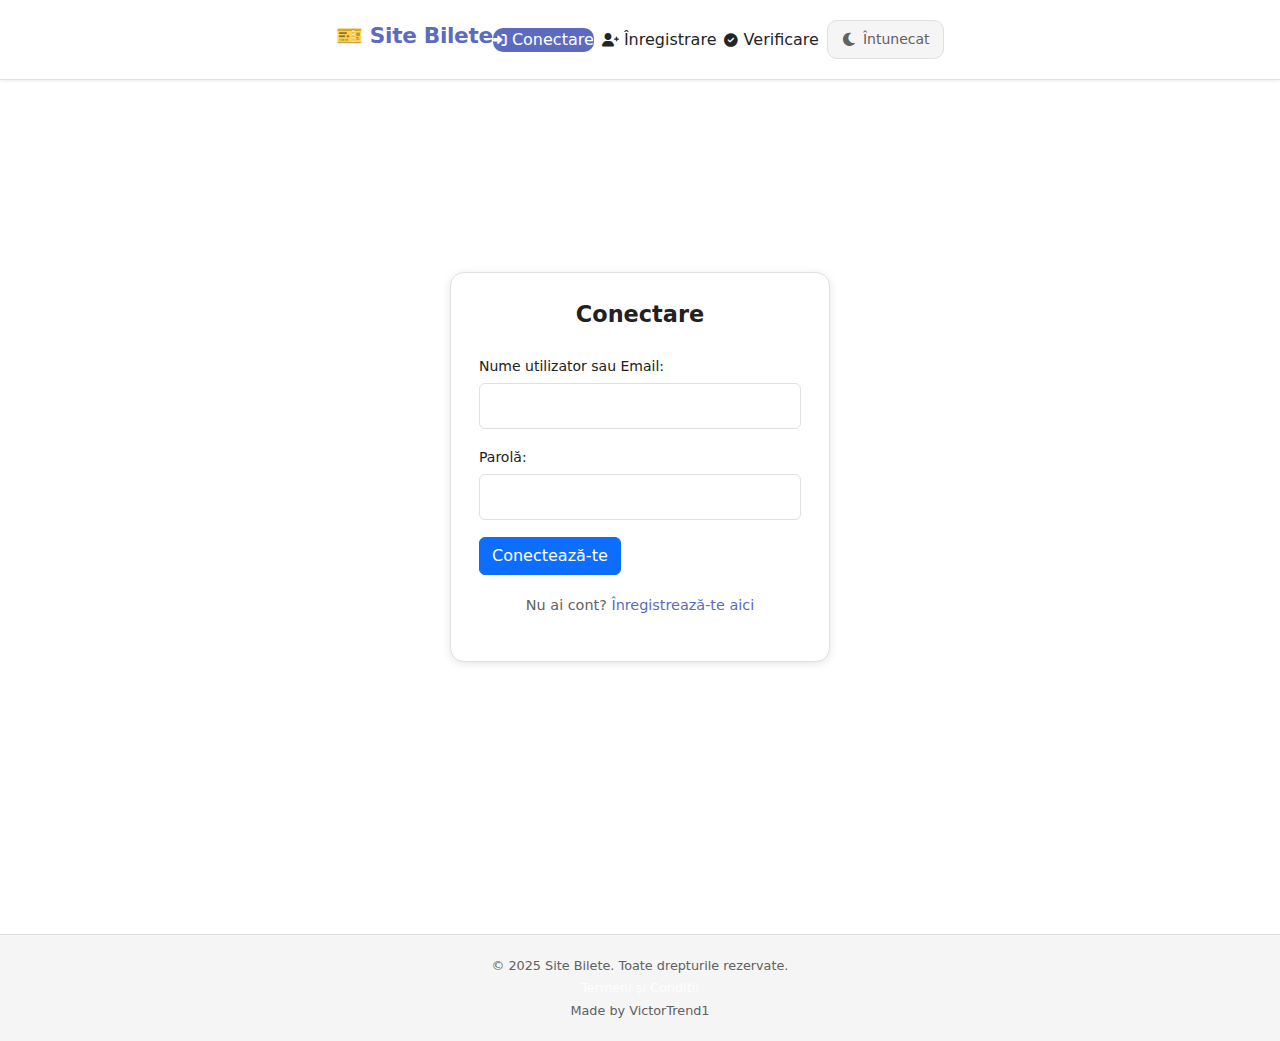
<file: index.html>
<!DOCTYPE html>
<html lang="ro">
<head>
    <meta charset="UTF-8">
    <meta name="viewport" content="width=device-width, initial-scale=1.0">
    <title>Site Bilete - Redirecting...</title>
    <link rel="stylesheet" href="https://cdn.jsdelivr.net/npm/bootstrap@5.3.3/dist/css/bootstrap.min.css">
    <script>
        // Redirect to dashboard
        window.location.href = 'dashboard.html';
    </script>
</head>
<body>
    <div style="text-align: center; padding: 50px; font-family: Arial, sans-serif;">
        <h2>Redirecting to Dashboard...</h2>
        <p>If you are not redirected automatically, <a href="dashboard.html">click here</a>.</p>
    </div>
</body>
</html>
</file>
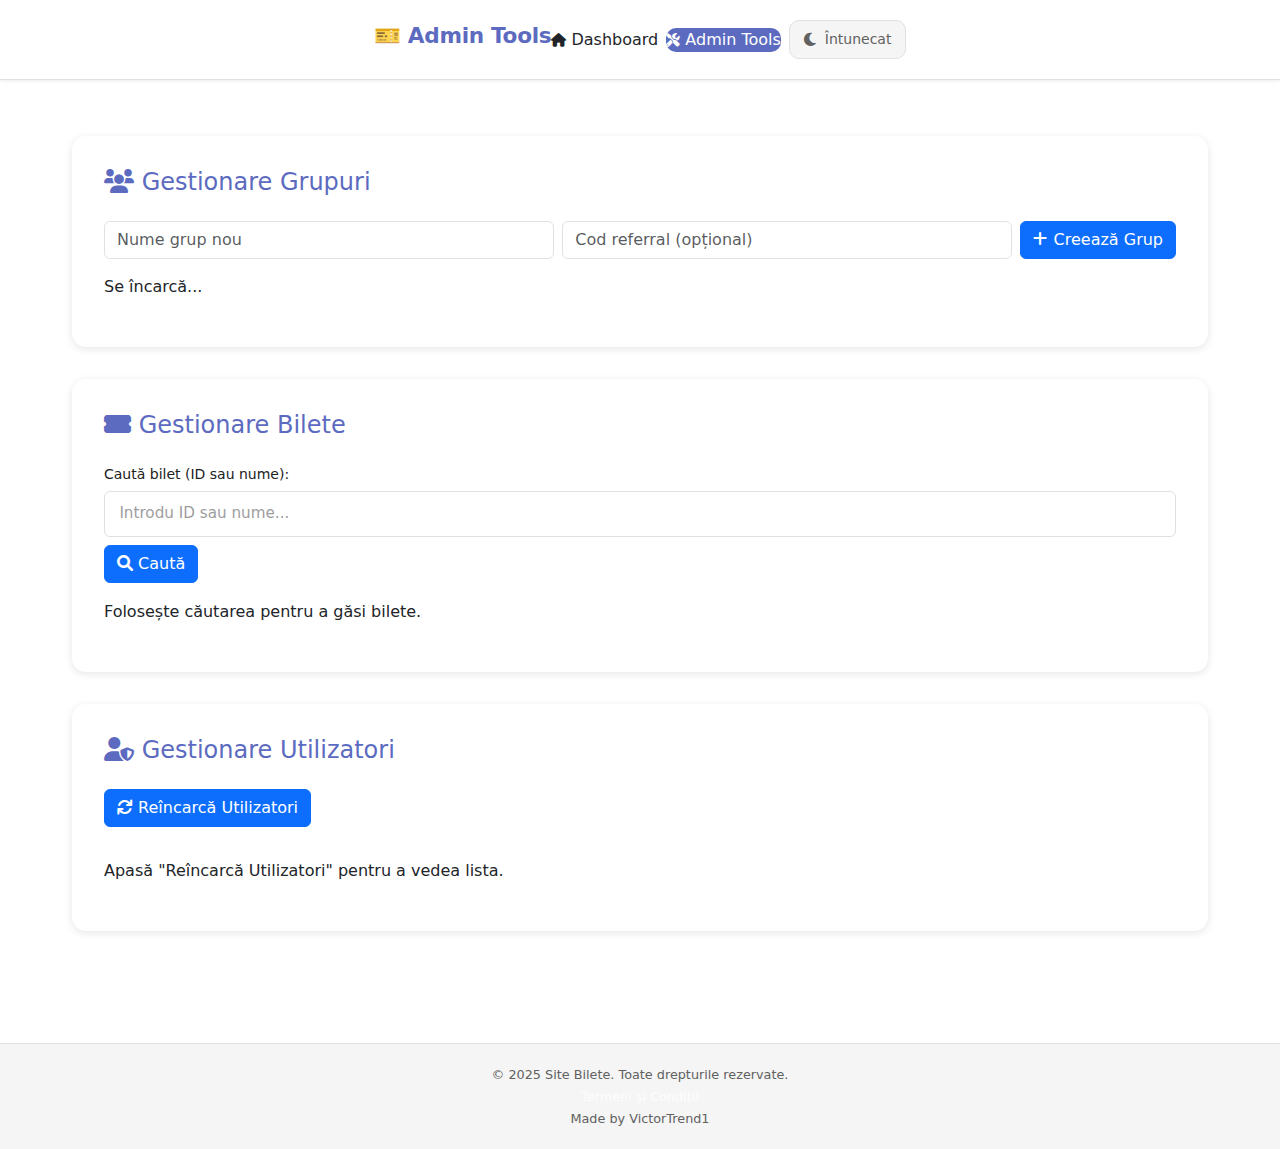
<file: admin-tools.html>
<!DOCTYPE html>
<html lang="ro">
<head>
    <meta charset="UTF-8">
    <meta name="viewport" content="width=device-width, initial-scale=1.0">
    <title>Admin Tools - Site Bilete</title>
    <link rel="stylesheet" href="styles.css">
    <link rel="stylesheet" href="https://cdn.jsdelivr.net/npm/bootstrap@5.3.3/dist/css/bootstrap.min.css">
    <link href="https://cdnjs.cloudflare.com/ajax/libs/font-awesome/6.0.0/css/all.min.css" rel="stylesheet">
    <style>
        .admin-container {
            max-width: 1200px;
            margin: 0 auto;
            padding: 2rem;
        }
        
        .admin-section {
            background: var(--bg-card);
            border-radius: var(--radius-lg);
            padding: 2rem;
            margin-bottom: 2rem;
            box-shadow: var(--shadow-md);
        }
        
        .admin-section h2 {
            color: var(--primary-color);
            margin-bottom: 1.5rem;
            font-size: 1.5rem;
        }
        
        .group-list, .ticket-list {
            display: grid;
            gap: 1rem;
            margin-top: 1rem;
        }
        
        .group-item, .ticket-item {
            background: var(--bg-secondary);
            border: 1px solid var(--border-color);
            border-radius: var(--radius-md);
            padding: 1rem;
            display: flex;
            justify-content: space-between;
            align-items: center;
        }
        
        .group-item.inactive, .ticket-item.inactive {
            opacity: 0.6;
            background: rgba(239, 68, 68, 0.1);
        }
        
        .status-badge {
            padding: 0.25rem 0.75rem;
            border-radius: 999px;
            font-size: 0.875rem;
            font-weight: 600;
        }
        
        .status-badge.active {
            background: rgba(16, 185, 129, 0.1);
            color: var(--success-color);
        }
        
        .status-badge.inactive {
            background: rgba(239, 68, 68, 0.1);
            color: var(--danger-color);
        }
        
        .form-inline {
            display: flex;
            gap: 0.5rem;
            margin-top: 1rem;
        }
        
        .form-inline input {
            flex: 1;
        }
    </style>
</head>
<body>
    <nav class="navbar">
        <div class="nav-container">
            <h1 class="nav-logo">🎫 Admin Tools</h1>
            <div class="nav-menu">
                <a href="dashboard.html" class="nav-link">
                    <i class="fas fa-home"></i>
                    <span>Dashboard</span>
                </a>
                <a href="admin-tools.html" class="nav-link active">
                    <i class="fas fa-tools"></i>
                    <span>Admin Tools</span>
                </a>
                <button class="theme-toggle" id="theme-toggle">
                    <i class="fas fa-moon"></i>
                    <span>Întunecat</span>
                </button>
                <button class="logout-btn" id="logout-btn">
                    <i class="fas fa-sign-out-alt"></i>
                    <span>Deconectare</span>
                </button>
            </div>
        </div>
    </nav>

    <main class="main-content">
        <div class="admin-container">
            <div class="admin-section">
                <h2><i class="fas fa-users"></i> Gestionare Grupuri</h2>
                
                <div class="form-inline">
                    <input type="text" id="new-group-name" placeholder="Nume grup nou" class="form-control">
                    <input type="text" id="new-group-code" placeholder="Cod referral (opțional)" class="form-control">
                    <button class="btn btn-primary" onclick="createGroup()">
                        <i class="fas fa-plus"></i> Creează Grup
                    </button>
                </div>
                
                <div id="groups-list" class="group-list">
                    <p>Se încarcă...</p>
                </div>
            </div>

            <div class="admin-section">
                <h2><i class="fas fa-ticket-alt"></i> Gestionare Bilete</h2>
                
                <div class="form-group">
                    <label for="ticket-search">Caută bilet (ID sau nume):</label>
                    <input type="text" id="ticket-search" class="form-control" placeholder="Introdu ID sau nume...">
                    <button class="btn btn-primary mt-2" onclick="searchTicket()">
                        <i class="fas fa-search"></i> Caută
                    </button>
                </div>
                
                <div id="tickets-list" class="ticket-list">
                    <p>Folosește căutarea pentru a găsi bilete.</p>
                </div>
            </div>

            <div class="admin-section">
                <h2><i class="fas fa-user-shield"></i> Gestionare Utilizatori</h2>
                
                <button class="btn btn-primary mb-3" onclick="loadUsers()">
                    <i class="fas fa-sync"></i> Reîncarcă Utilizatori
                </button>
                
                <div id="users-list" class="group-list">
                    <p>Apasă "Reîncarcă Utilizatori" pentru a vedea lista.</p>
                </div>
            </div>
        </div>
    </main>

    <footer class="footer">
        <p>&copy; 2025 Site Bilete. Toate drepturile rezervate.</p>
        <p><a href="termeni.html" style="color: rgba(255, 255, 255, 0.9); text-decoration: none;">Termeni și Condiții</a></p>
        <p>Made by VictorTrend1</p>
    </footer>

    <script src="script.js"></script>
    <script>
        // Wait for script.js to fully load
        document.addEventListener('DOMContentLoaded', function() {
            // Setup theme toggle button
            const themeToggle = document.getElementById('theme-toggle');
            if (themeToggle && typeof toggleTheme === 'function') {
                themeToggle.addEventListener('click', toggleTheme);
            }
            
            // Check if user is Administrator
            if (typeof getUser === 'function') {
                const user = getUser();
                if (!user || user.group !== 'Administrator') {
                    if (typeof showError === 'function') {
                        showError('Acces restricționat. Doar utilizatorii Administrator pot accesa această pagină.');
                    }
                    setTimeout(() => {
                        window.location.href = 'dashboard.html';
                    }, 2000);
                    return;
                }
                
                loadGroups();
            } else {
                console.error('getUser function not available');
            }
        });
        
        async function loadGroups() {
            try {
                if (typeof getToken !== 'function') {
                    console.error('getToken function not available');
                    return;
                }
                const token = getToken();
                const response = await fetch(`${API_BASE_URL}/admin/groups`, {
                    headers: {
                        'Authorization': `Bearer ${token}`
                    }
                });
                
                if (!response.ok) {
                    throw new Error('Failed to load groups');
                }
                
                const data = await response.json();
                displayGroups(data.groups);
            } catch (error) {
                console.error('Error loading groups:', error);
                if (typeof showError === 'function') {
                    showError('Eroare la încărcarea grupurilor');
                }
            }
        }
        
        function displayGroups(groups) {
            const container = document.getElementById('groups-list');
            if (!groups || groups.length === 0) {
                container.innerHTML = '<p>Nu există grupuri.</p>';
                return;
            }
            
            container.innerHTML = groups.map(group => `
                <div class="group-item ${group.active ? '' : 'inactive'}">
                    <div>
                        <strong>${group.name}</strong>
                        ${group.referral_code ? `<br><small>Cod: ${group.referral_code}</small>` : ''}
                    </div>
                    <div style="display: flex; gap: 0.5rem; align-items: center;">
                        <span class="status-badge ${group.active ? 'active' : 'inactive'}">
                            ${group.active ? '✓ Activ' : '✗ Dezactivat'}
                        </span>
                        <button class="btn btn-sm ${group.active ? 'btn-danger' : 'btn-success'}" 
                                onclick="toggleGroupStatus('${group.name}', ${!group.active})">
                            ${group.active ? '<i class="fas fa-ban"></i> Dezactivează' : '<i class="fas fa-check"></i> Activează'}
                        </button>
                    </div>
                </div>
            `).join('');
        }
        
        async function createGroup() {
            const name = document.getElementById('new-group-name').value.trim();
            const code = document.getElementById('new-group-code').value.trim();
            
            if (!name) {
                if (typeof showError === 'function') {
                    showError('Introdu numele grupului');
                }
                return;
            }
            
            try {
                if (typeof getToken !== 'function') {
                    console.error('getToken function not available');
                    return;
                }
                const token = getToken();
                const response = await fetch(`${API_BASE_URL}/admin/groups`, {
                    method: 'POST',
                    headers: {
                        'Authorization': `Bearer ${token}`,
                        'Content-Type': 'application/json'
                    },
                    body: JSON.stringify({ name, referral_code: code || undefined })
                });
                
                const data = await response.json();
                
                if (!response.ok) {
                    throw new Error(data.error || 'Failed to create group');
                }
                
                if (typeof showSuccess === 'function') {
                    showSuccess('Grup creat cu succes!');
                }
                document.getElementById('new-group-name').value = '';
                document.getElementById('new-group-code').value = '';
                loadGroups();
            } catch (error) {
                console.error('Error creating group:', error);
                if (typeof showError === 'function') {
                    showError(error.message || 'Eroare la crearea grupului');
                }
            }
        }
        
        async function toggleGroupStatus(groupName, active) {
            try {
                if (typeof getToken !== 'function') {
                    console.error('getToken function not available');
                    return;
                }
                const token = getToken();
                const response = await fetch(`${API_BASE_URL}/admin/groups/${encodeURIComponent(groupName)}/status`, {
                    method: 'PUT',
                    headers: {
                        'Authorization': `Bearer ${token}`,
                        'Content-Type': 'application/json'
                    },
                    body: JSON.stringify({ active })
                });
                
                const data = await response.json();
                
                if (!response.ok) {
                    throw new Error(data.error || 'Failed to update group status');
                }
                
                if (typeof showSuccess === 'function') {
                    showSuccess(`Grup ${active ? 'activat' : 'dezactivat'} cu succes!`);
                }
                loadGroups();
            } catch (error) {
                console.error('Error updating group status:', error);
                if (typeof showError === 'function') {
                    showError(error.message || 'Eroare la actualizarea statusului grupului');
                }
            }
        }
        
        async function searchTicket() {
            const search = document.getElementById('ticket-search').value.trim();
            if (!search) {
                if (typeof showError === 'function') {
                    showError('Introdu ID sau nume bilet');
                }
                return;
            }
            
            try {
                if (typeof getToken !== 'function') {
                    console.error('getToken function not available');
                    return;
                }
                const token = getToken();
                // Try to find by ID first, then by name
                let response = await fetch(`${API_BASE_URL}/admin/tickets`, {
                    headers: {
                        'Authorization': `Bearer ${token}`
                    }
                });
                
                if (!response.ok) {
                    throw new Error('Failed to load tickets');
                }
                
                const data = await response.json();
                const tickets = data.tickets || [];
                
                // Filter tickets
                const filtered = tickets.filter(t => 
                    t._id === search || 
                    t.nume.toLowerCase().includes(search.toLowerCase())
                );
                
                if (filtered.length === 0) {
                    document.getElementById('tickets-list').innerHTML = '<p>Nu s-au găsit bilete.</p>';
                    return;
                }
                
                displayTickets(filtered.slice(0, 20)); // Show max 20 results
            } catch (error) {
                console.error('Error searching tickets:', error);
                if (typeof showError === 'function') {
                    showError('Eroare la căutarea biletelor');
                }
            }
        }
        
        function displayTickets(tickets) {
            const container = document.getElementById('tickets-list');
            container.innerHTML = tickets.map(ticket => `
                <div class="ticket-item ${ticket.active !== false ? '' : 'inactive'}">
                    <div>
                        <strong>${ticket.nume}</strong>
                        <br><small>${ticket.telefon} | ${ticket.tip_bilet} | ${ticket.group}</small>
                        <br><small>ID: ${ticket._id}</small>
                    </div>
                    <div style="display: flex; gap: 0.5rem; align-items: center;">
                        <span class="status-badge ${ticket.active !== false ? 'active' : 'inactive'}">
                            ${ticket.active !== false ? '✓ Activ' : '✗ Dezactivat'}
                        </span>
                        <button class="btn btn-sm ${ticket.active !== false ? 'btn-danger' : 'btn-success'}" 
                                onclick="toggleTicketStatus('${ticket._id}', ${ticket.active !== false ? 'false' : 'true'})">
                            ${ticket.active !== false ? '<i class="fas fa-ban"></i> Dezactivează' : '<i class="fas fa-check"></i> Activează'}
                        </button>
                    </div>
                </div>
            `).join('');
        }
        
        async function toggleTicketStatus(ticketId, active) {
            try {
                if (typeof getToken !== 'function') {
                    console.error('getToken function not available');
                    return;
                }
                const token = getToken();
                const response = await fetch(`${API_BASE_URL}/admin/tickets/${ticketId}/status`, {
                    method: 'PUT',
                    headers: {
                        'Authorization': `Bearer ${token}`,
                        'Content-Type': 'application/json'
                    },
                    body: JSON.stringify({ active })
                });
                
                const data = await response.json();
                
                if (!response.ok) {
                    throw new Error(data.error || 'Failed to update ticket status');
                }
                
                if (typeof showSuccess === 'function') {
                    showSuccess(`Bilet ${active ? 'activat' : 'dezactivat'} cu succes!`);
                }
                searchTicket(); // Refresh the list
            } catch (error) {
                console.error('Error updating ticket status:', error);
                if (typeof showError === 'function') {
                    showError(error.message || 'Eroare la actualizarea statusului biletului');
                }
            }
        }
        
        async function loadUsers() {
            try {
                if (typeof getToken !== 'function') {
                    console.error('getToken function not available');
                    return;
                }
                const token = getToken();
                const response = await fetch(`${API_BASE_URL}/admin/users`, {
                    headers: {
                        'Authorization': `Bearer ${token}`
                    }
                });
                
                if (!response.ok) {
                    throw new Error('Failed to load users');
                }
                
                const data = await response.json();
                displayUsers(data.users);
            } catch (error) {
                console.error('Error loading users:', error);
                if (typeof showError === 'function') {
                    showError('Eroare la încărcarea utilizatorilor');
                }
            }
        }
        
        function displayUsers(users) {
            const container = document.getElementById('users-list');
            if (!users || users.length === 0) {
                container.innerHTML = '<p>Nu există utilizatori.</p>';
                return;
            }
            
            let currentUserId = null;
            if (typeof getUser === 'function') {
                const currentUser = getUser();
                currentUserId = currentUser ? currentUser.id : null;
            }
            
            container.innerHTML = users.map(user => {
                const isCurrentUser = user._id === currentUserId;
                const isActive = user.active !== undefined ? user.active : true;
                
                return `
                    <div class="group-item ${isActive ? '' : 'inactive'}">
                        <div>
                            <strong>${user.username}</strong>
                            ${isCurrentUser ? ' <span style="color: #667eea;">(Tu)</span>' : ''}
                            <br><small>Grup: ${user.group}</small>
                            <br><small>Înregistrat: ${new Date(user.created_at).toLocaleDateString('ro-RO')}</small>
                            ${user._id ? `<br><small>ID: ${user._id}</small>` : ''}
                        </div>
                        <div style="display: flex; gap: 0.5rem; align-items: center;">
                            <span class="status-badge ${isActive ? 'active' : 'inactive'}">
                                ${isActive ? '✓ Activ' : '✗ Dezactivat'}
                            </span>
                            ${!isCurrentUser ? `
                                <button class="btn btn-sm ${isActive ? 'btn-danger' : 'btn-success'}" 
                                        onclick="toggleUserStatus('${user._id}', ${!isActive})">
                                    ${isActive ? '<i class="fas fa-ban"></i> Dezactivează' : '<i class="fas fa-check"></i> Activează'}
                                </button>
                            ` : '<span style="color: #999; font-size: 0.875rem;">Cont propriu</span>'}
                        </div>
                    </div>
                `;
            }).join('');
        }
        
        async function toggleUserStatus(userId, active) {
            try {
                if (typeof getToken !== 'function') {
                    console.error('getToken function not available');
                    return;
                }
                const token = getToken();
                const response = await fetch(`${API_BASE_URL}/admin/users/${userId}/status`, {
                    method: 'PUT',
                    headers: {
                        'Authorization': `Bearer ${token}`,
                        'Content-Type': 'application/json'
                    },
                    body: JSON.stringify({ active })
                });
                
                const data = await response.json();
                
                if (!response.ok) {
                    throw new Error(data.error || 'Failed to update user status');
                }
                
                if (typeof showSuccess === 'function') {
                    showSuccess(`Cont ${active ? 'activat' : 'dezactivat'} cu succes!`);
                }
                loadUsers(); // Refresh the list
            } catch (error) {
                console.error('Error updating user status:', error);
                if (typeof showError === 'function') {
                    showError(error.message || 'Eroare la actualizarea statusului contului');
                }
            }
        }
    </script>
    <script src="https://cdn.jsdelivr.net/npm/bootstrap@5.3.3/dist/js/bootstrap.bundle.min.js"></script>
</body>
</html>
</file>
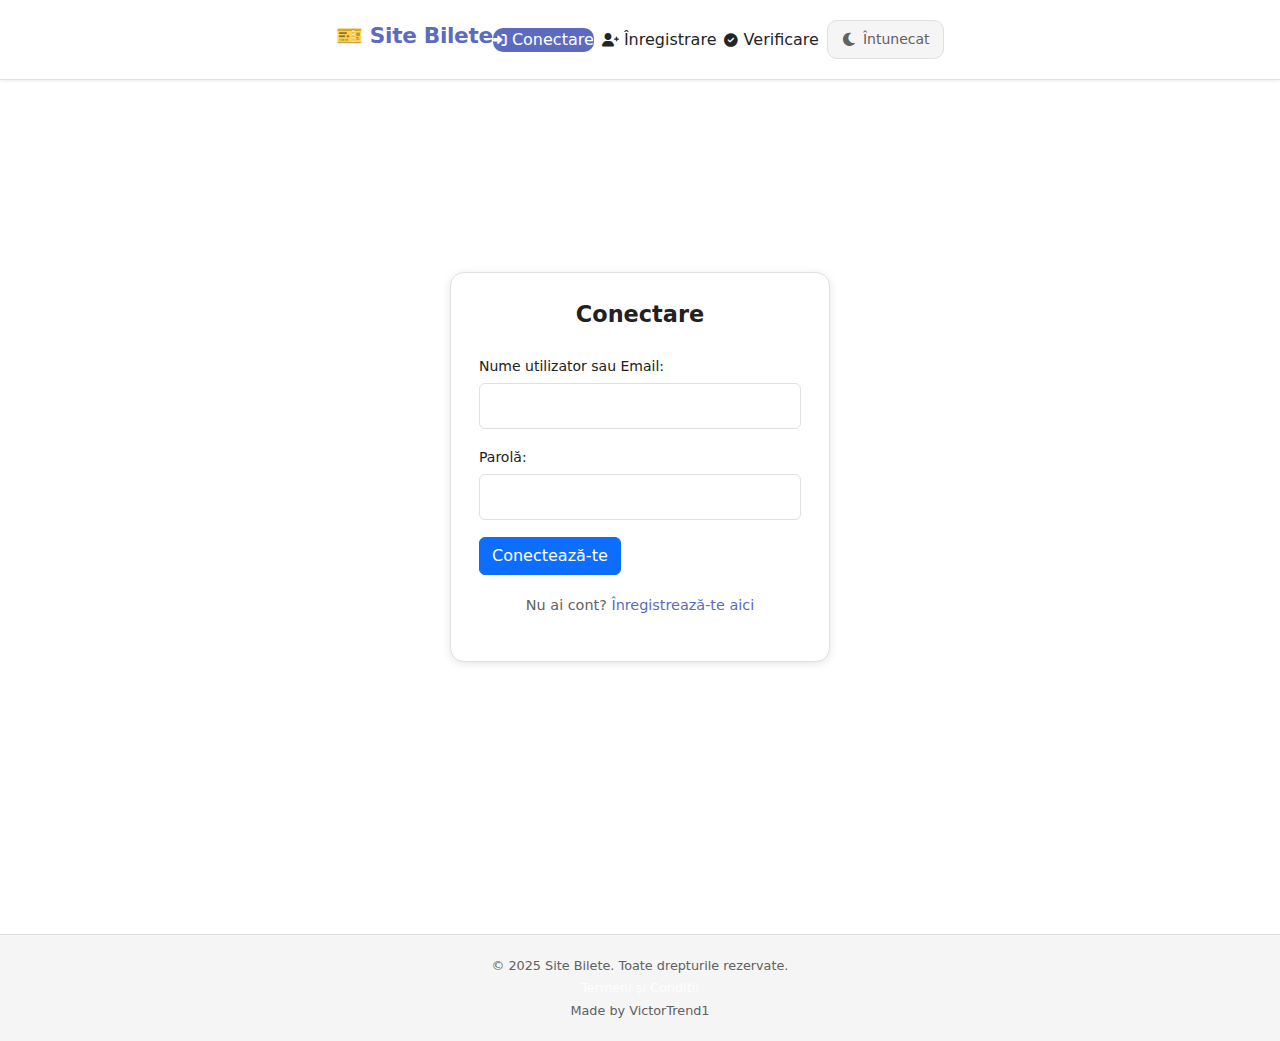
<file: bilete.html>
<!DOCTYPE html>
<html lang="ro">
<head>
    <meta charset="UTF-8">
    <meta name="viewport" content="width=device-width, initial-scale=1.0">
    <title>Bilete - Site Bilete</title>
    <link rel="stylesheet" href="styles.css">
    <link rel="stylesheet" href="https://cdn.jsdelivr.net/npm/bootstrap@5.3.3/dist/css/bootstrap.min.css">
    <link href="https://cdnjs.cloudflare.com/ajax/libs/font-awesome/6.0.0/css/all.min.css" rel="stylesheet">
</head>
<body>
    <nav class="navbar">
        <div class="nav-container">
            <h1 class="nav-logo">🎫 Site Bilete</h1>
            <div class="nav-menu">
                <a href="dashboard.html" class="nav-link">
                    <i class="fas fa-home"></i>
                    <span>Dashboard</span>
                </a>
                <a href="bilete.html" class="nav-link active">
                    <i class="fas fa-ticket-alt"></i>
                    <span>Bilete</span>
                </a>
                <a href="verificare.html" class="nav-link">
                    <i class="fas fa-check-circle"></i>
                    <span>Verificare</span>
                </a>
                <button class="logout-btn" id="logout-btn">
                    <i class="fas fa-sign-out-alt"></i>
                    <span>Deconectare</span>
                </button>
            </div>
        </div>
    </nav>

    <main class="main-content container-fluid">
        <div class="tickets-container">
            <div class="tickets-header">
                <h2>Biletele Tale</h2>
                <p id="tickets-summary">Toate biletele create</p>
                <div id="whatsapp-status" class="whatsapp-status">
                    <div class="status-indicator">
                        <i class="fas fa-spinner fa-spin"></i>
                        <span>Se verifică statusul WhatsApp...</span>
                    </div>
                </div>
            </div>

            <!-- Loading Indicator -->
            <div id="tickets-loading" style="text-align: center; padding: 2rem; display: none;">
                <i class="fas fa-spinner fa-spin" style="font-size: 2rem; color: #667eea;"></i>
                <p>Se încarcă biletele...</p>
            </div>

            <div class="tickets-table-container">
                <table class="tickets-table">
                    <thead>
                        <tr>
                            <th>No.</th>
                            <th>Nume</th>
                            <th>Nr. Telefon</th>
                            <th>Tip Bilet</th>
                            <th>Grup</th>
                            <th>Data Creării</th>
                            <th>Status</th>
                            <th>Trimis</th>
                            <th>Acțiuni</th>
                        </tr>
                    </thead>
                    <tbody id="tickets-table-body">
                        <!-- Tickets will be loaded here -->
                    </tbody>
                </table>
            </div>

            <!-- Pagination Controls -->
            <div id="pagination-controls" style="margin-top: 1rem; display: none; justify-content: space-between; align-items: center; flex-wrap: wrap; gap: 1rem;">
                <div class="pagination-info" style="color: #666;">
                    <span id="pagination-info-text">Afișând 0-0 din 0 bilete</span>
                </div>
                <div class="pagination-buttons" style="display: flex; gap: 0.5rem; align-items: center;">
                    <button id="prev-page" class="btn btn-secondary" disabled>
                        <i class="fas fa-chevron-left"></i> Anterior
                    </button>
                    <span id="page-numbers" style="display: flex; gap: 0.25rem;"></span>
                    <button id="next-page" class="btn btn-secondary">
                        Următor <i class="fas fa-chevron-right"></i>
                    </button>
                    <select id="items-per-page" style="padding: 0.5rem; border: 1px solid #ddd; border-radius: 4px; margin-left: 0.5rem;">
                        <option value="50" selected>50 pe pagină</option>
                        <option value="100">100 pe pagină</option>
                        <option value="200">200 pe pagină</option>
                    </select>
                </div>
            </div>

            <div id="no-tickets" class="no-tickets" style="display: none;">
                <i class="fas fa-ticket-alt"></i>
                <h3>Nu ai bilete încă</h3>
                <p>Creează primul tău bilet din dashboard</p>
                <a href="dashboard.html" class="btn btn-primary">Creează Bilet</a>
            </div>

        </div>
    </main>

    <!-- QR Code Modal -->
    <div id="qr-modal" class="modal">
        <div class="modal-content">
            <span class="close">&times;</span>
            <h3>Biletul tău</h3>
            <div id="qr-code-container"></div>
            <div id="ticket-details"></div>
            <button class="btn btn-secondary" onclick="downloadQR()">Descarcă QR Code</button>
        </div>
    </div>

    <footer class="footer">
        <p>&copy; 2025 Site Bilete. Toate drepturile rezervate.</p>
        <p><a href="termeni.html" style="color: rgba(255, 255, 255, 0.9); text-decoration: none;">Termeni și Condiții</a></p>
        <p>Made by VictorTrend1</p>
    </footer>

    <script src="script.js"></script>
</body>
<script src="https://cdn.jsdelivr.net/npm/bootstrap@5.3.3/dist/js/bootstrap.bundle.min.js"></script>
</html>
</file>
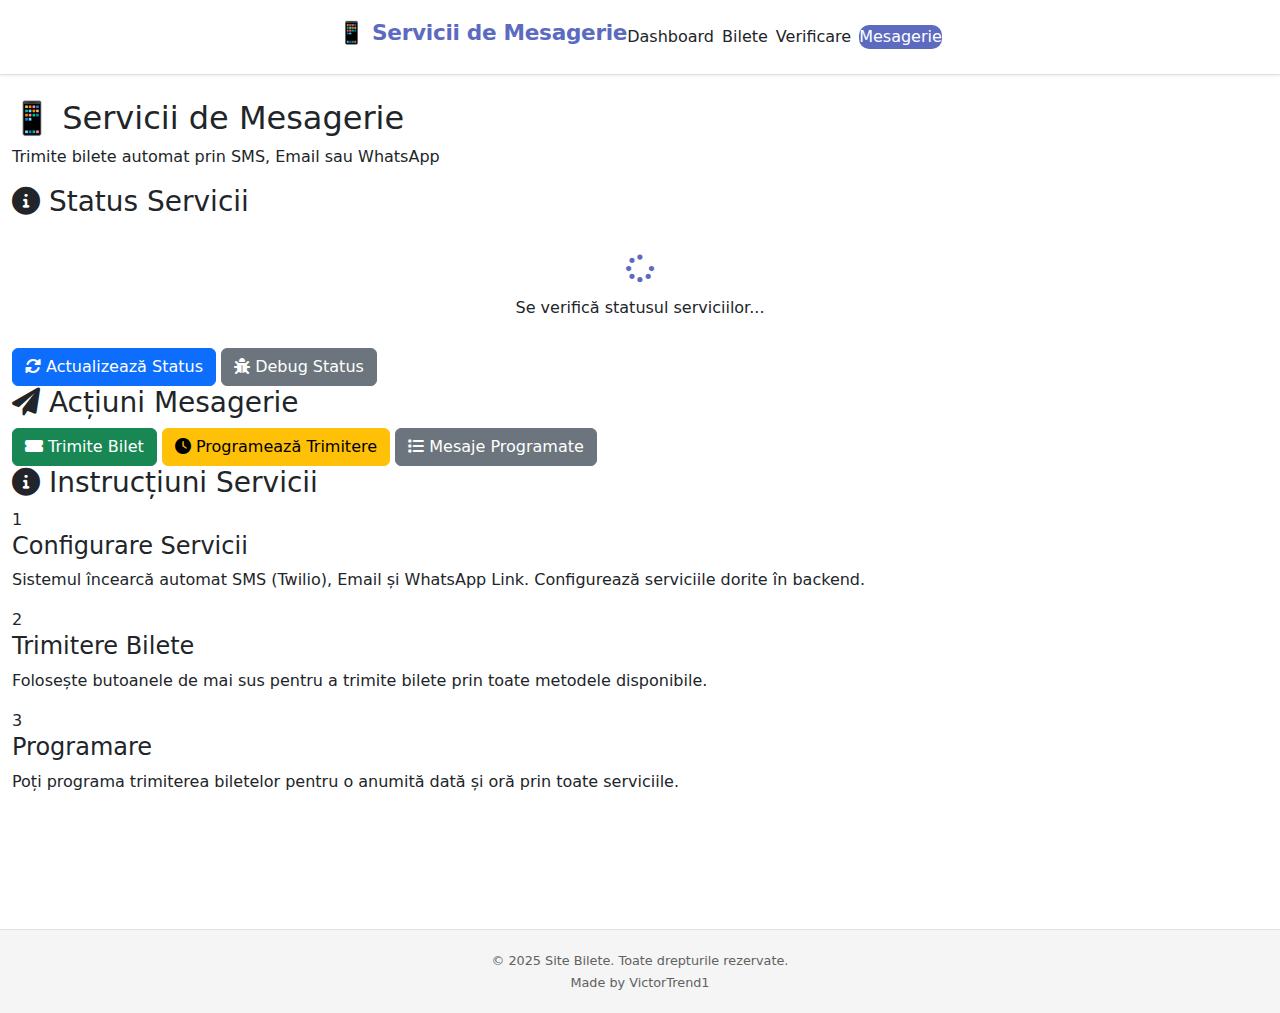
<file: bot.html>
<!DOCTYPE html>
<html lang="ro">
<head>
    <meta charset="UTF-8">
    <meta name="viewport" content="width=device-width, initial-scale=1.0">
    <title>Servicii de Mesagerie - Site Bilete</title>
    <link rel="stylesheet" href="styles.css">
    <link rel="stylesheet" href="https://cdn.jsdelivr.net/npm/bootstrap@5.3.3/dist/css/bootstrap.min.css">
    <link href="https://cdnjs.cloudflare.com/ajax/libs/font-awesome/6.0.0/css/all.min.css" rel="stylesheet">
</head>
<body>
    <nav class="navbar">
        <div class="nav-container">
            <h1 class="nav-logo">📱 Servicii de Mesagerie</h1>
            <div class="nav-menu">
                <a href="dashboard.html" class="nav-link">Dashboard</a>
                <a href="bilete.html" class="nav-link">Bilete</a>
                <a href="verificare.html" class="nav-link">Verificare</a>
                <a href="bot.html" class="nav-link active">Mesagerie</a>
                <button class="nav-link logout-btn" id="logout-btn">Deconectare</button>
            </div>
        </div>
    </nav>

    <main class="main-content container-fluid">
        <div class="bot-container">
            <div class="bot-header">
                <h2>📱 Servicii de Mesagerie</h2>
                <p>Trimite bilete automat prin SMS, Email sau WhatsApp</p>
            </div>

            <!-- Messaging Service Status Section -->
            <div class="bot-status-section">
                <div class="status-card">
                    <h3><i class="fas fa-info-circle"></i> Status Servicii</h3>
                    <div id="messaging-status-info">
                        <div class="loading-spinner">
                            <i class="fas fa-spinner fa-spin"></i>
                            <span>Se verifică statusul serviciilor...</span>
                        </div>
                    </div>
                    
                    <!-- Messaging Configuration Display -->
                    <div id="messaging-config-display" style="display: none;">
                        <h4><i class="fas fa-cog"></i> Configurare Servicii</h4>
                        <div id="messaging-config-info"></div>
                    </div>
                    <button class="btn btn-primary" onclick="refreshMessagingStatus()">
                        <i class="fas fa-sync-alt"></i> Actualizează Status
                    </button>
                    <button class="btn btn-secondary" onclick="debugMessagingStatus()">
                        <i class="fas fa-bug"></i> Debug Status
                    </button>
                </div>
            </div>

            <!-- Messaging Actions Section -->
            <div class="bot-actions-section">
                <div class="action-card">
                    <h3><i class="fas fa-paper-plane"></i> Acțiuni Mesagerie</h3>
                    <div class="action-buttons">
                        <button class="btn btn-success" onclick="showSendTicketModal()">
                            <i class="fas fa-ticket-alt"></i> Trimite Bilet
                        </button>
                        <button class="btn btn-warning" onclick="showScheduleModal()">
                            <i class="fas fa-clock"></i> Programează Trimitere
                        </button>
                        <button class="btn btn-secondary" onclick="showScheduledMessages()">
                            <i class="fas fa-list"></i> Mesaje Programate
                        </button>
                    </div>
                </div>
            </div>

            <!-- Messaging Instructions -->
            <div class="bot-instructions">
                <h3><i class="fas fa-info-circle"></i> Instrucțiuni Servicii</h3>
                <div class="instructions-content">
                    <div class="instruction-step">
                        <div class="step-number">1</div>
                        <div class="step-content">
                            <h4>Configurare Servicii</h4>
                            <p>Sistemul încearcă automat SMS (Twilio), Email și WhatsApp Link. Configurează serviciile dorite în backend.</p>
                        </div>
                    </div>
                    <div class="instruction-step">
                        <div class="step-number">2</div>
                        <div class="step-content">
                            <h4>Trimitere Bilete</h4>
                            <p>Folosește butoanele de mai sus pentru a trimite bilete prin toate metodele disponibile.</p>
                        </div>
                    </div>
                    <div class="instruction-step">
                        <div class="step-number">3</div>
                        <div class="step-content">
                            <h4>Programare</h4>
                            <p>Poți programa trimiterea biletelor pentru o anumită dată și oră prin toate serviciile.</p>
                        </div>
                    </div>
                </div>
            </div>
        </div>
    </main>

    <!-- Send Ticket Modal -->
    <div id="send-ticket-modal" class="modal">
        <div class="modal-content">
            <span class="close" onclick="closeSendTicketModal()">&times;</span>
            <h3>Trimite Bilet prin Bot</h3>
            <form id="send-ticket-form">
                <div class="form-group">
                    <label for="ticket-select">Selectează Biletul:</label>
                    <select id="ticket-select" class="form-control" required>
                        <option value="">Alege un bilet...</option>
                    </select>
                </div>
                <div class="form-group">
                    <label for="phone-number">Număr de Telefon:</label>
                    <input type="tel" id="phone-number" class="form-control" placeholder="0712345678 sau +40712345678" required onblur="autoCompletePhoneNumber(this)" oninput="validatePhoneInput(this)">
                    <small class="form-text">Introdu numărul de telefon (va fi formatat automat)</small>
                </div>
                <div class="form-group">
                    <label for="email-address">Email (opțional):</label>
                    <input type="email" id="email-address" class="form-control" placeholder="user@example.com">
                    <small class="form-text">Pentru trimitere prin email (opțional)</small>
                </div>
                <div class="form-group">
                    <label>
                        <input type="checkbox" id="include-custom-image"> Include imagine personalizată (pentru bilete BAL)
                    </label>
                </div>
                <button type="submit" class="btn btn-success">
                    <i class="fas fa-paper-plane"></i> Trimite Bilet
                </button>
            </form>
        </div>
    </div>


    <!-- Schedule Modal -->
    <div id="schedule-modal" class="modal">
        <div class="modal-content">
            <span class="close" onclick="closeScheduleModal()">&times;</span>
            <h3>Programează Trimitere Bilet</h3>
            <form id="schedule-form">
                <div class="form-group">
                    <label for="schedule-ticket">Selectează Biletul:</label>
                    <select id="schedule-ticket" class="form-control" required>
                        <option value="">Alege un bilet...</option>
                    </select>
                </div>
                <div class="form-group">
                    <label for="schedule-phone">Număr de Telefon:</label>
                    <input type="tel" id="schedule-phone" class="form-control" placeholder="0712345678 sau +40712345678" required onblur="autoCompletePhoneNumber(this)" oninput="validatePhoneInput(this)">
                    <small class="form-text">Introdu numărul de telefon (va fi formatat automat)</small>
                </div>
                <div class="form-group">
                    <label for="schedule-email">Email (opțional):</label>
                    <input type="email" id="schedule-email" class="form-control" placeholder="user@example.com">
                    <small class="form-text">Pentru trimitere prin email (opțional)</small>
                </div>
                <div class="form-group">
                    <label for="schedule-datetime">Data și Ora:</label>
                    <input type="datetime-local" id="schedule-datetime" class="form-control" required>
                </div>
                <button type="submit" class="btn btn-warning">
                    <i class="fas fa-clock"></i> Programează
                </button>
            </form>
        </div>
    </div>

    <!-- Scheduled Messages Modal -->
    <div id="scheduled-messages-modal" class="modal">
        <div class="modal-content">
            <span class="close" onclick="closeScheduledMessagesModal()">&times;</span>
            <h3>Mesaje Programate</h3>
            <div id="scheduled-messages-list">
                <div class="loading-spinner">
                    <i class="fas fa-spinner fa-spin"></i>
                    <span>Se încarcă mesajele programate...</span>
                </div>
            </div>
        </div>
    </div>

    <footer class="footer">
        <p>&copy; 2025 Site Bilete. Toate drepturile rezervate.</p>
        <p>Made by VictorTrend1</p>
    </footer>

    <script src="script.js"></script>
    <script src="https://cdn.jsdelivr.net/npm/bootstrap@5.3.3/dist/js/bootstrap.bundle.min.js"></script>
</body>
</html>
</file>
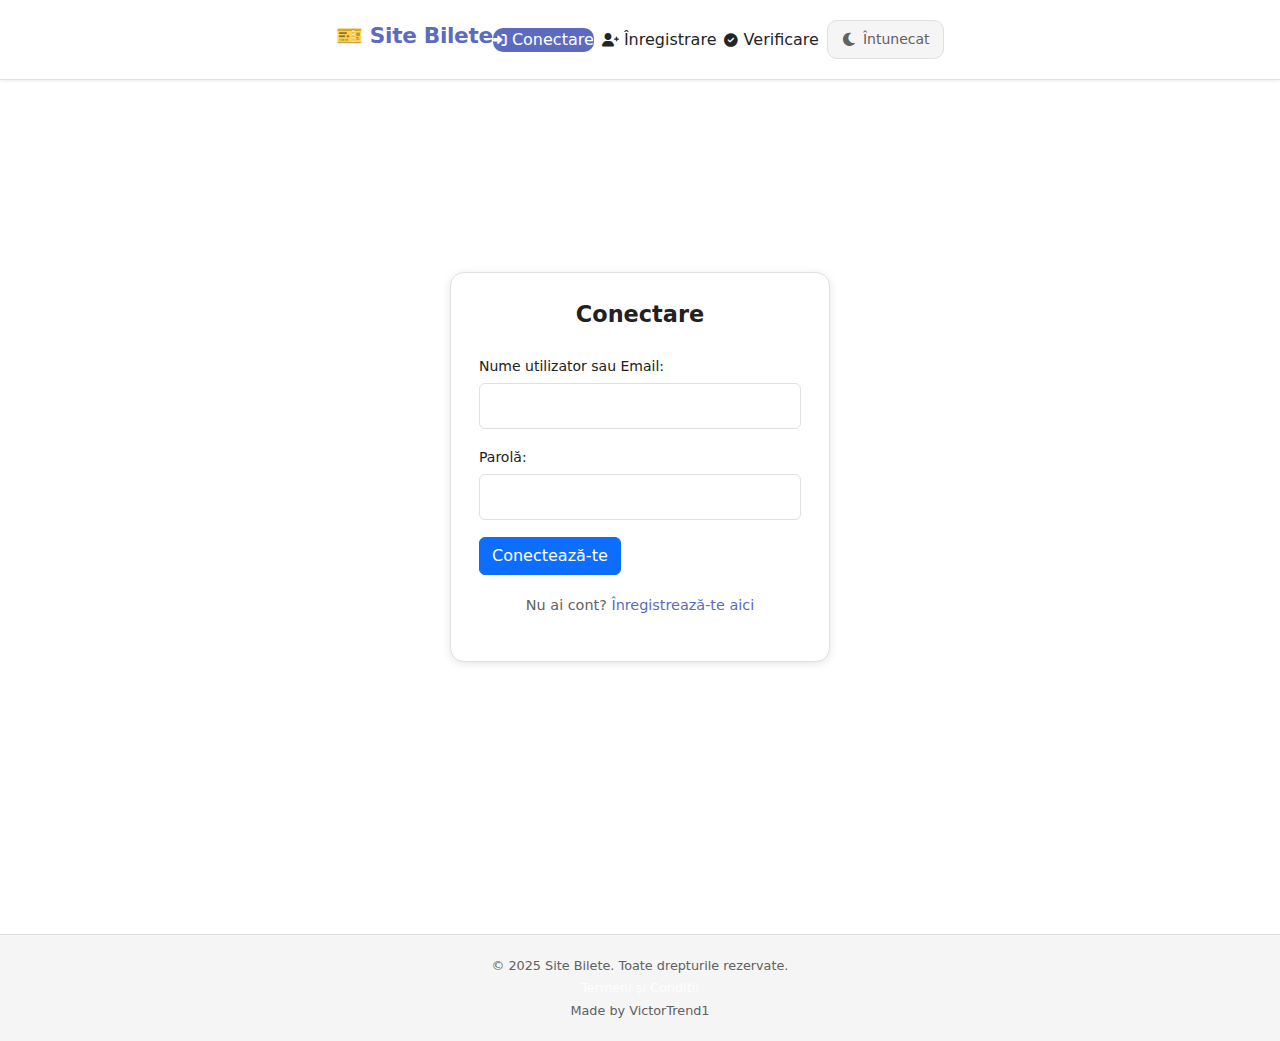
<file: dashboard.html>
<!DOCTYPE html>
<html lang="ro">
<head>
    <meta charset="UTF-8">
    <meta name="viewport" content="width=device-width, initial-scale=1.0">
    <title>Dashboard - Site Bilete</title>
    <link rel="stylesheet" href="styles.css">
    <link href="https://cdnjs.cloudflare.com/ajax/libs/font-awesome/6.0.0/css/all.min.css" rel="stylesheet">
</head>
<body>
    <nav class="navbar">
        <div class="nav-container">
            <h1 class="nav-logo">🎫 Site Bilete</h1>
            <div class="nav-menu">
                
                <a href="dashboard.html" class="nav-link active">Dashboard</a>
                <a href="verificare.html" class="nav-link">Verificare</a>
                <button class="nav-link logout-btn" id="logout-btn">Deconectare</button>
            </div>
        </div>
    </nav>

    <main class="main-content">
        <div class="dashboard-container">
            <div class="dashboard-header">
                <h2>Dashboard</h2>
                <p>Bine ai venit, <span id="user-name"></span>!</p>
                <p>Codul tău de referință: <strong id="user-referral-code"></strong></p>
            </div>

            <div class="dashboard-content">
                <div class="ticket-form-section">
                    <h3>Creează Bilet Nou</h3>
                    <form id="ticket-form" class="ticket-form">
                        <div class="form-group">
                            <label for="nume">Nume:</label>
                            <input type="text" id="nume" name="nume" required>
                        </div>
                        
                        <div class="form-group">
                            <label for="telefon">Număr de telefon:</label>
                            <input type="tel" id="telefon" name="telefon" required>
                        </div>
                        
                        <div class="form-group">
                            <label for="tip_bilet">Tip bilet:</label>
                            <select id="tip_bilet" name="tip_bilet" required>
                                <option value="">Selectează tipul de bilet</option>
                                <option value="BAL + AFTER">BAL + AFTER</option>
                                <option value="BAL">BAL</option>
                                <option value="AFTER">AFTER</option>
                                <option value="AFTER VIP">AFTER VIP</option>
                                <option value="BAL + AFTER VIP">BAL + AFTER VIP</option>
                            </select>
                        </div>
                        
                        <button type="submit" class="btn btn-primary">Generează Bilet</button>
                    </form>
                </div>

                <div class="tickets-section">
                    <div style="text-align: center; padding: 2rem;">
                        <h3>Gestionare Bilete</h3>
                        <p>Vizualizează și gestionează toate biletele tale</p>
                        <a href="bilete.html" class="btn btn-primary">Bilete</a>
                    </div>
                </div>
            </div>
        </div>
    </main>

    <!-- QR Code Modal -->
    <div id="qr-modal" class="modal">
        <div class="modal-content">
            <span class="close">&times;</span>
            <h3>Biletul tău</h3>
            <div id="qr-code-container"></div>
            <div id="ticket-details"></div>
            <button class="btn btn-secondary" onclick="downloadQR()">Descarcă QR Code</button>
        </div>
    </div>

    <footer class="footer">
        <p>&copy; 2024 Site Bilete. Toate drepturile rezervate.</p>
    </footer>

    <script src="script.js"></script>
</body>
</html>
</file>
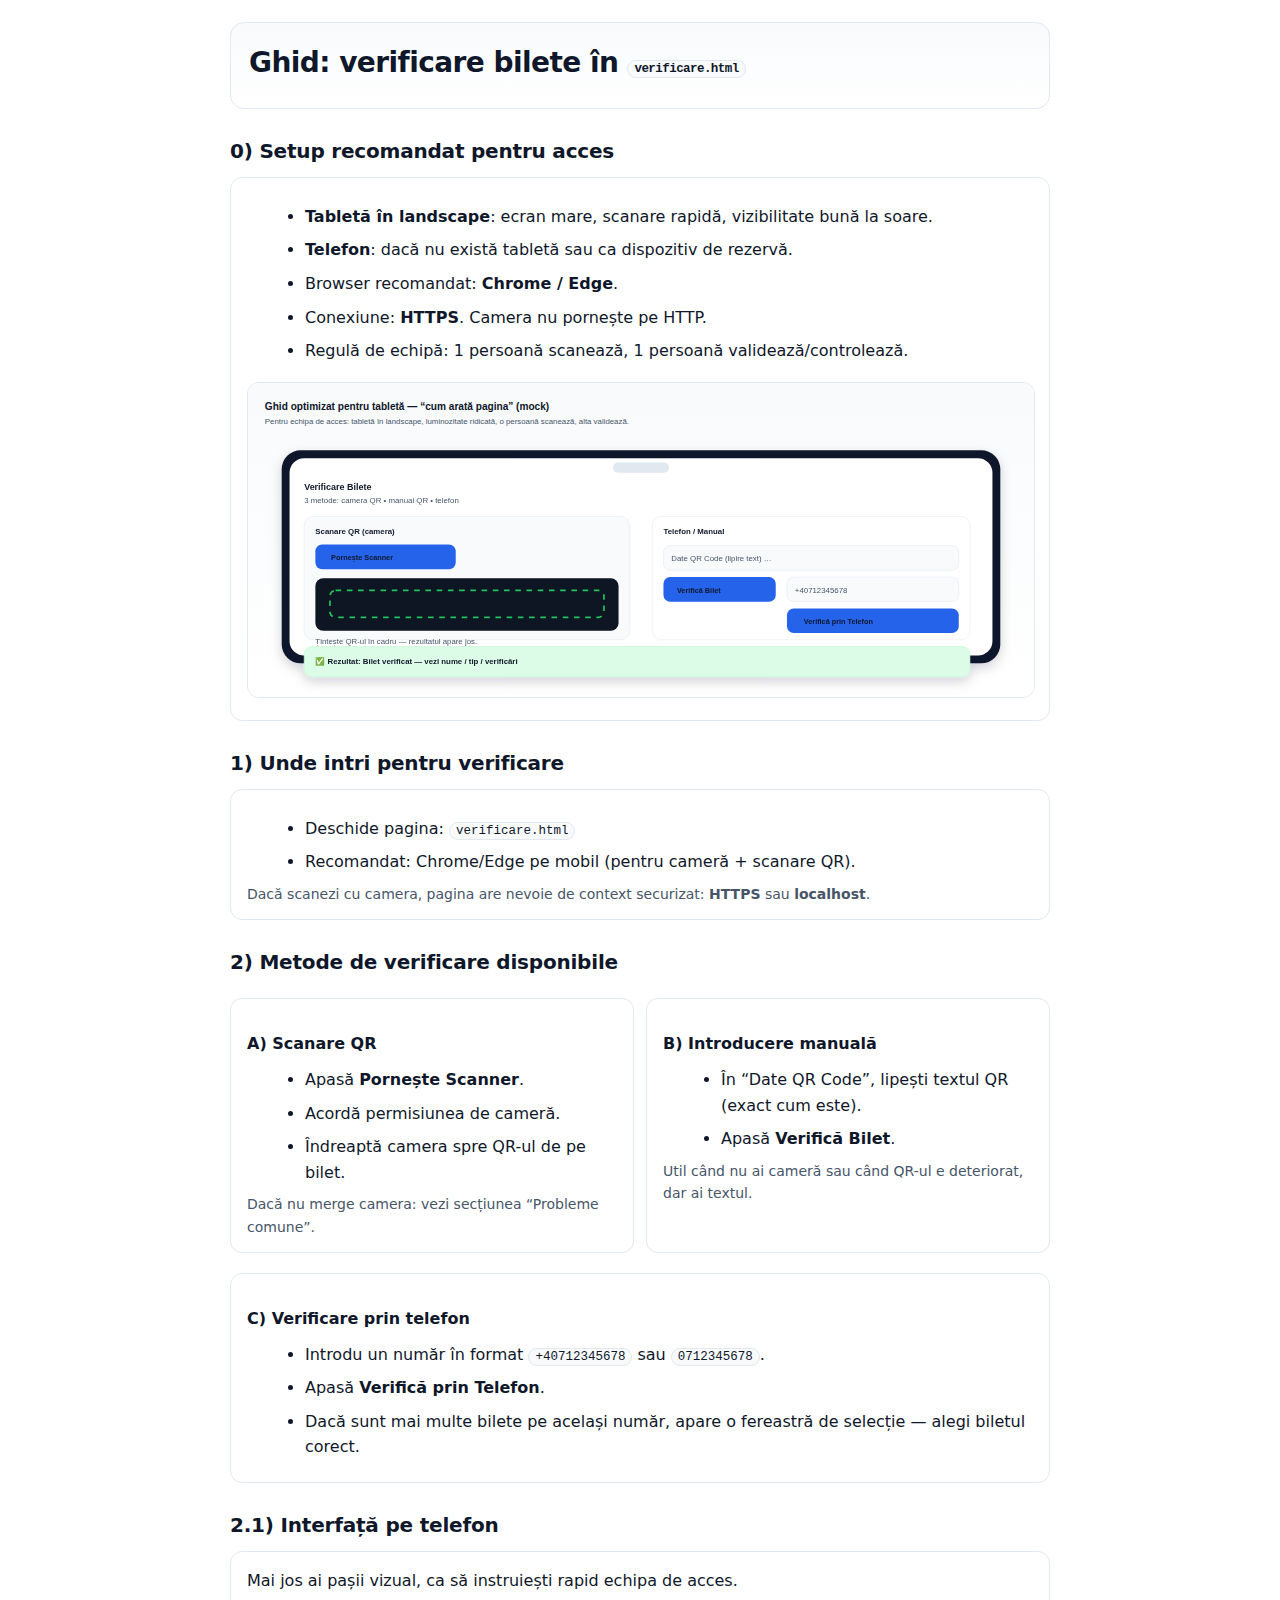
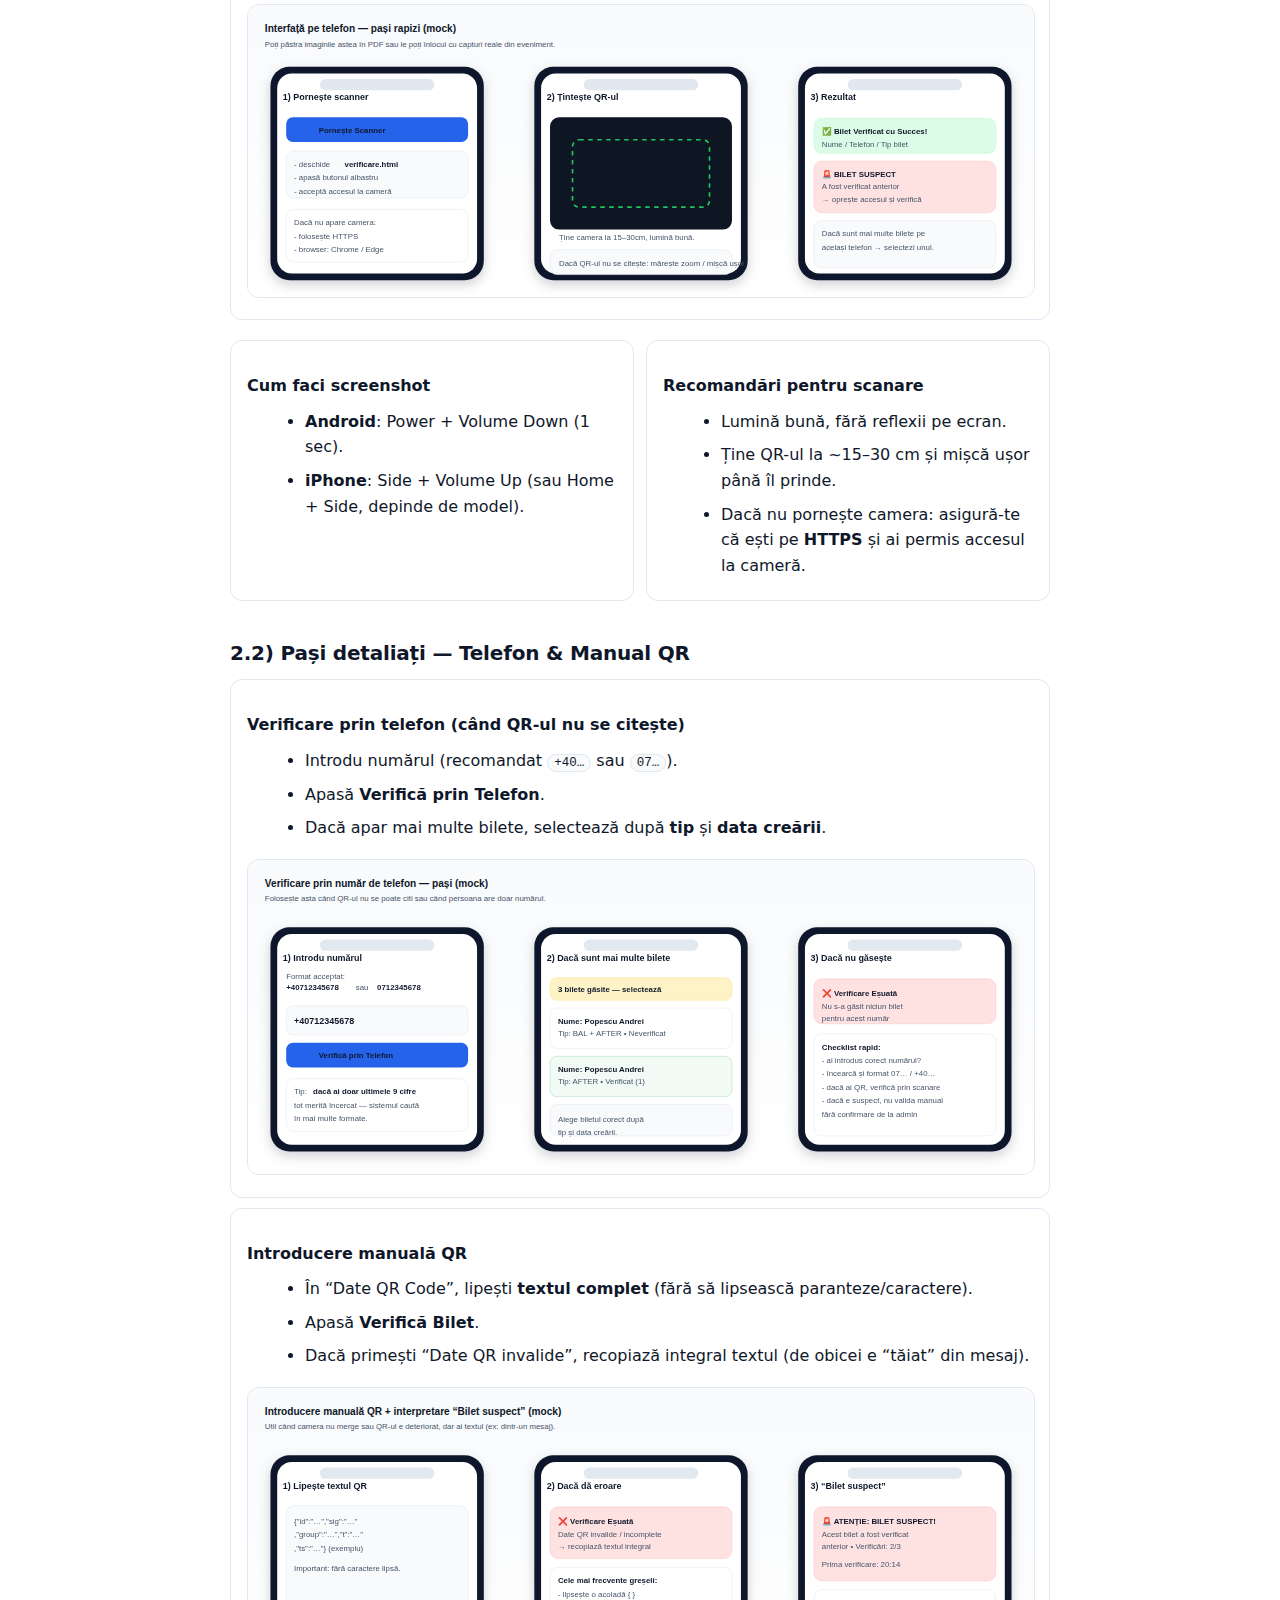
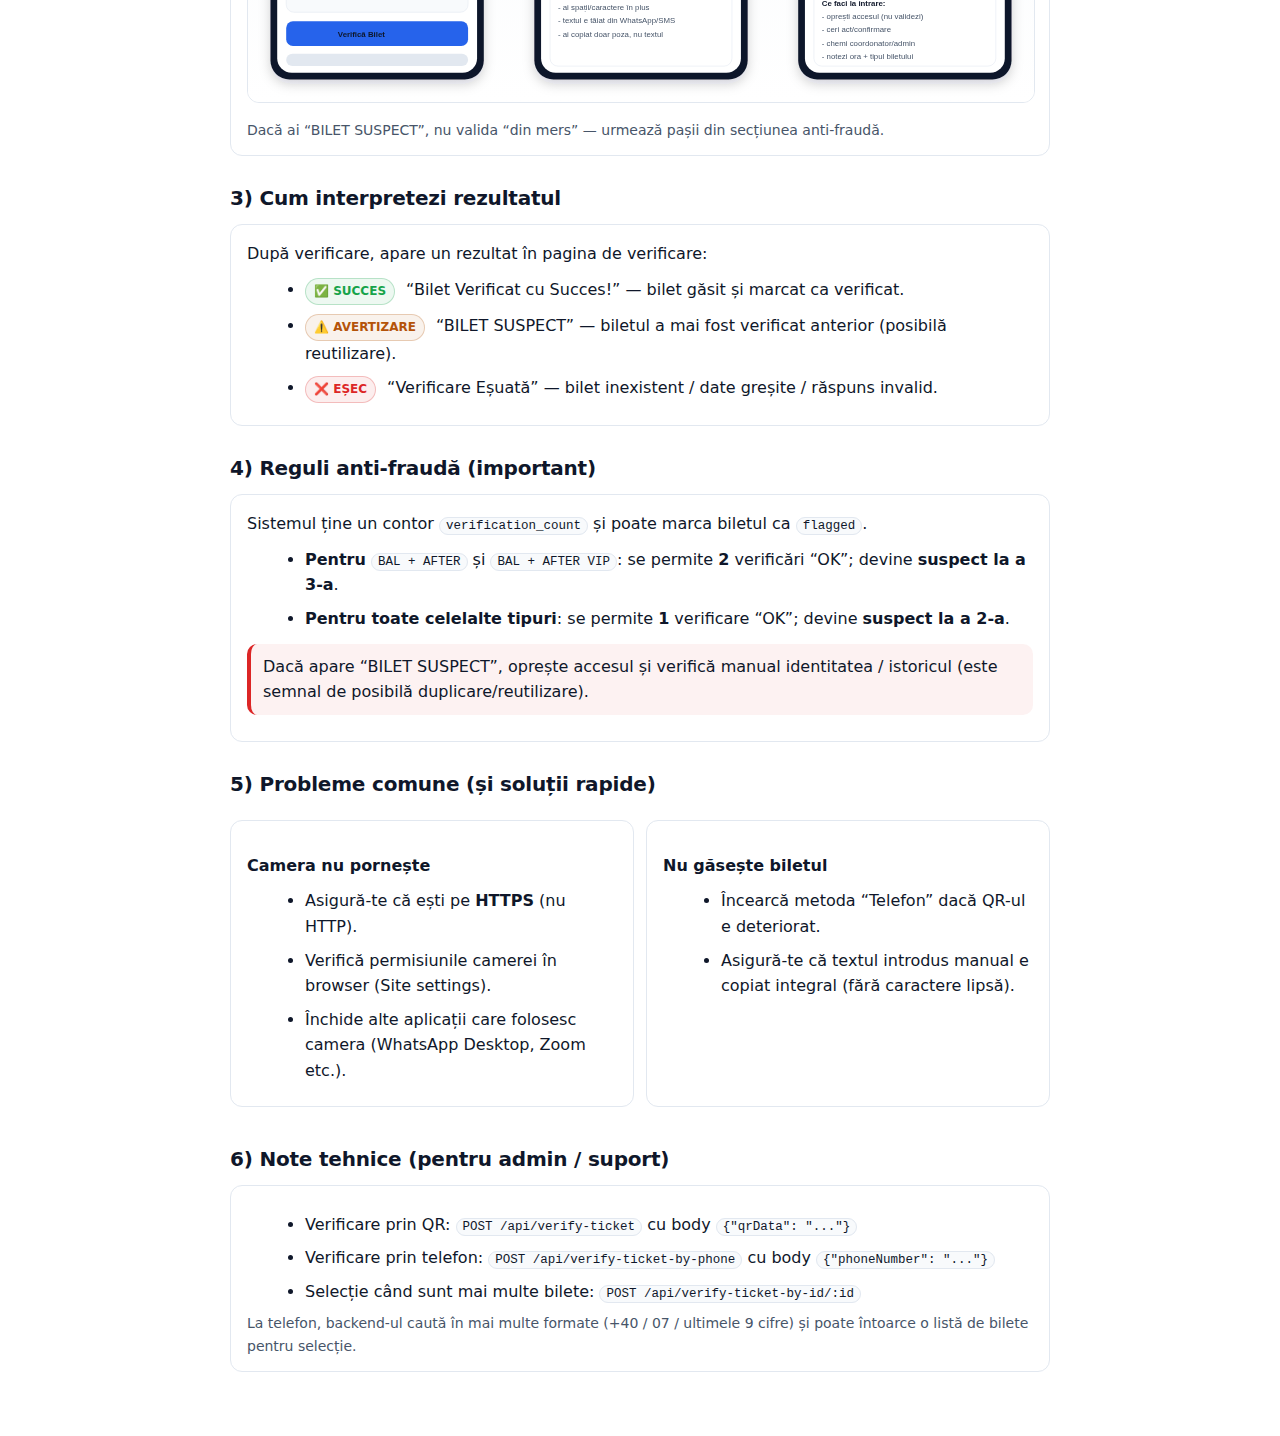
<file: ghid-verificare-bilete.html>
<!DOCTYPE html>
<html lang="ro">
<head>
  <meta charset="UTF-8" />
  <meta name="viewport" content="width=device-width, initial-scale=1.0" />
  <title>Ghid verificare bilete (verificare.html)</title>
  <style>
    :root {
      --text: #0f172a;
      --muted: #475569;
      --border: #e2e8f0;
      --bg: #ffffff;
      --bg2: #f8fafc;
      --ok: #16a34a;
      --warn: #b45309;
      --bad: #dc2626;
      --accent: #2563eb;
      --mono: ui-monospace, SFMono-Regular, Menlo, Monaco, Consolas, "Liberation Mono", "Courier New", monospace;
    }
    body {
      margin: 0;
      font-family: system-ui, -apple-system, Segoe UI, Roboto, Arial, sans-serif;
      color: var(--text);
      background: var(--bg);
      line-height: 1.6;
      font-size: 16px;
    }
    .page {
      /* Tablet-first: arată bine pe iPad/Android tablet și rămâne ok pe desktop */
      max-width: 820px;
      margin: 0 auto;
      padding: 22px 16px 54px;
    }
    header {
      border: 1px solid var(--border);
      border-radius: 14px;
      padding: 18px 18px 16px;
      background: linear-gradient(180deg, var(--bg2), #fff);
    }
    h1 {
      margin: 0 0 6px 0;
      font-size: 28px;
      letter-spacing: -0.02em;
    }
    .subtitle {
      color: var(--muted);
      margin: 0;
      font-size: 15px;
    }
    h2 {
      margin: 26px 0 10px;
      font-size: 20px;
      letter-spacing: -0.01em;
    }
    h3 {
      margin: 16px 0 8px;
      font-size: 16px;
    }
    .box {
      border: 1px solid var(--border);
      border-radius: 12px;
      padding: 16px 16px 14px;
      background: #fff;
      margin: 10px 0;
    }
    .grid {
      display: grid;
      grid-template-columns: 1fr;
      gap: 12px;
    }
    @media (min-width: 860px) {
      .grid.two {
        grid-template-columns: 1fr 1fr;
      }
    }
    ul { margin: 10px 0 0 18px; }
    li { margin: 8px 0; }
    code {
      font-family: var(--mono);
      font-size: 12.5px;
      background: var(--bg2);
      border: 1px solid var(--border);
      padding: 1px 6px;
      border-radius: 999px;
      white-space: nowrap;
    }
    .kbd {
      font-family: var(--mono);
      font-size: 12px;
      background: #0f172a;
      color: #fff;
      padding: 2px 6px;
      border-radius: 6px;
    }
    .tag {
      display: inline-block;
      padding: 3px 8px;
      border-radius: 999px;
      font-size: 12px;
      font-weight: 700;
      border: 1px solid var(--border);
      background: var(--bg2);
      margin-right: 6px;
    }
    .tag.ok { color: var(--ok); border-color: rgba(22,163,74,.25); background: rgba(22,163,74,.08); }
    .tag.warn { color: var(--warn); border-color: rgba(180,83,9,.25); background: rgba(180,83,9,.08); }
    .tag.bad { color: var(--bad); border-color: rgba(220,38,38,.25); background: rgba(220,38,38,.08); }
    .note {
      color: var(--muted);
      font-size: 14px;
      margin: 8px 0 0;
    }
    .callout {
      border-left: 4px solid var(--accent);
      background: rgba(37, 99, 235, 0.06);
      padding: 10px 12px;
      border-radius: 10px;
      margin: 12px 0;
    }
    .danger {
      border-left-color: var(--bad);
      background: rgba(220,38,38,0.06);
    }
    .print-hint {
      margin-top: 12px;
      display: flex;
      gap: 10px;
      flex-wrap: wrap;
      align-items: center;
      color: var(--muted);
      font-size: 14px;
    }
    .btn {
      display: inline-block;
      border: 1px solid var(--border);
      background: #fff;
      color: var(--text);
      padding: 8px 12px;
      border-radius: 10px;
      cursor: pointer;
      font-weight: 700;
      text-decoration: none;
    }
    .btn:hover { border-color: #cbd5e1; }
    .btn.primary {
      border-color: rgba(37, 99, 235, .35);
      background: rgba(37, 99, 235, .08);
      color: #1d4ed8;
    }
    @media print {
      .no-print { display: none !important; }
      body { background: #fff; }
      header { background: #fff; }
      .page { padding: 0; }
      .box, header { break-inside: avoid; }
      a { color: inherit; text-decoration: none; }
    }
  </style>
</head>
<body>
  <div class="page">
    <header>
      <h1>Ghid: verificare bilete în <code>verificare.html</code></h1>
    </header>

    <h2>0) Setup recomandat pentru acces</h2>
    <div class="box">
      <ul>
        <li><strong>Tabletă în landscape</strong>: ecran mare, scanare rapidă, vizibilitate bună la soare.</li>
        <li><strong>Telefon</strong>: dacă nu există tabletă sau ca dispozitiv de rezervă.</li>
        <li>Browser recomandat: <strong>Chrome / Edge</strong>.</li>
        <li>Conexiune: <strong>HTTPS</strong>. Camera nu pornește pe HTTP.</li>
        <li>Regulă de echipă: 1 persoană scanează, 1 persoană validează/controlează.</li>
      </ul>
      <img
        src="guide_assets/tablet-layout-overview.svg"
        alt="Cum arată verificarea pe tabletă"
        style="width:100%; height:auto; border:1px solid var(--border); border-radius:12px; background:#fff; margin-top:10px;"
        loading="lazy"
        decoding="async"
      />
    </div>

    <h2>1) Unde intri pentru verificare</h2>
    <div class="box">
      <ul>
        <li>Deschide pagina: <code>verificare.html</code></li>
        <li>Recomandat: Chrome/Edge pe mobil (pentru cameră + scanare QR).</li>
      </ul>
      <p class="note">
        Dacă scanezi cu camera, pagina are nevoie de context securizat: <strong>HTTPS</strong> sau <strong>localhost</strong>.
      </p>
    </div>

    <h2>2) Metode de verificare disponibile</h2>
    <div class="grid two">
      <div class="box">
        <h3>A) Scanare QR</h3>
        <ul>
          <li>Apasă <strong>Pornește Scanner</strong>.</li>
          <li>Acordă permisiunea de cameră.</li>
          <li>Îndreaptă camera spre QR-ul de pe bilet.</li>
        </ul>
        <p class="note">
          Dacă nu merge camera: vezi secțiunea “Probleme comune”.
        </p>
      </div>
      <div class="box">
        <h3>B) Introducere manuală</h3>
        <ul>
          <li>În “Date QR Code”, lipești textul QR (exact cum este).</li>
          <li>Apasă <strong>Verifică Bilet</strong>.</li>
        </ul>
        <p class="note">
          Util când nu ai cameră sau când QR-ul e deteriorat, dar ai textul.
        </p>
      </div>
    </div>
    <div class="box">
      <h3>C) Verificare prin telefon</h3>
      <ul>
        <li>Introdu un număr în format <code>+40712345678</code> sau <code>0712345678</code>.</li>
        <li>Apasă <strong>Verifică prin Telefon</strong>.</li>
        <li>Dacă sunt mai multe bilete pe același număr, apare o fereastră de selecție — alegi biletul corect.</li>
      </ul>
    </div>

    <h2>2.1) Interfață pe telefon</h2>
    <div class="box">
      <p style="margin:0 0 10px 0;">
        Mai jos ai pașii vizual, ca să instruiești rapid echipa de acces.
      </p>
      <img
        src="guide_assets/phone-steps.svg"
        alt="Pași verificare bilete pe telefon"
        style="width:100%; height:auto; border:1px solid var(--border); border-radius:12px; background:#fff;"
        loading="lazy"
        decoding="async"
      />
    </div>

    <div class="grid two">
      <div class="box">
        <h3>Cum faci screenshot</h3>
        <ul>
          <li><strong>Android</strong>: Power + Volume Down (1 sec).</li>
          <li><strong>iPhone</strong>: Side + Volume Up (sau Home + Side, depinde de model).</li>
        </ul>
      </div>
      <div class="box">
        <h3>Recomandări pentru scanare</h3>
        <ul>
          <li>Lumină bună, fără reflexii pe ecran.</li>
          <li>Ține QR-ul la ~15–30 cm și mișcă ușor până îl prinde.</li>
          <li>Dacă nu pornește camera: asigură-te că ești pe <strong>HTTPS</strong> și ai permis accesul la cameră.</li>
        </ul>
      </div>
    </div>

    <h2>2.2) Pași detaliați — Telefon & Manual QR</h2>
    <div class="box">
      <h3>Verificare prin telefon (când QR-ul nu se citește)</h3>
      <ul>
        <li>Introdu numărul (recomandat <code>+40…</code> sau <code>07…</code>).</li>
        <li>Apasă <strong>Verifică prin Telefon</strong>.</li>
        <li>Dacă apar mai multe bilete, selectează după <strong>tip</strong> și <strong>data creării</strong>.</li>
      </ul>
      <img
        src="guide_assets/phone-verify-by-phone.svg"
        alt="Pași verificare prin telefon"
        style="width:100%; height:auto; border:1px solid var(--border); border-radius:12px; background:#fff; margin-top:10px;"
        loading="lazy"
        decoding="async"
      />
    </div>

    <div class="box">
      <h3>Introducere manuală QR</h3>
      <ul>
        <li>În “Date QR Code”, lipești <strong>textul complet</strong> (fără să lipsească paranteze/caractere).</li>
        <li>Apasă <strong>Verifică Bilet</strong>.</li>
        <li>Dacă primești “Date QR invalide”, recopiază integral textul (de obicei e “tăiat” din mesaj).</li>
      </ul>
      <img
        src="guide_assets/phone-manual-qr-and-flagged.svg"
        alt="Introducere manuală QR și interpretare bilet suspect"
        style="width:100%; height:auto; border:1px solid var(--border); border-radius:12px; background:#fff; margin-top:10px;"
        loading="lazy"
        decoding="async"
      />
      <p class="note">
        Dacă ai “BILET SUSPECT”, nu valida “din mers” — urmează pașii din secțiunea anti-fraudă.
      </p>
    </div>

    <h2>3) Cum interpretezi rezultatul</h2>
    <div class="box">
      <p style="margin:0 0 10px 0;">
        După verificare, apare un rezultat în pagina de verificare:
      </p>
      <ul>
        <li><span class="tag ok">✅ SUCCES</span> “Bilet Verificat cu Succes!” — bilet găsit și marcat ca verificat.</li>
        <li><span class="tag warn">⚠️ AVERTIZARE</span> “BILET SUSPECT” — biletul a mai fost verificat anterior (posibilă reutilizare).</li>
        <li><span class="tag bad">❌ EȘEC</span> “Verificare Eșuată” — bilet inexistent / date greșite / răspuns invalid.</li>
      </ul>
    </div>

    <h2>4) Reguli anti-fraudă (important)</h2>
    <div class="box">
      <p style="margin:0 0 8px 0;">
        Sistemul ține un contor <code>verification_count</code> și poate marca biletul ca <code>flagged</code>.
      </p>
      <ul>
        <li><strong>Pentru</strong> <code>BAL + AFTER</code> și <code>BAL + AFTER VIP</code>: se permite <strong>2</strong> verificări “OK”; devine <strong>suspect la a 3‑a</strong>.</li>
        <li><strong>Pentru toate celelalte tipuri</strong>: se permite <strong>1</strong> verificare “OK”; devine <strong>suspect la a 2‑a</strong>.</li>
      </ul>
      <div class="callout danger">
        Dacă apare “BILET SUSPECT”, oprește accesul și verifică manual identitatea / istoricul (este semnal de posibilă duplicare/reutilizare).
      </div>
    </div>

    <h2>5) Probleme comune (și soluții rapide)</h2>
    <div class="grid two">
      <div class="box">
        <h3>Camera nu pornește</h3>
        <ul>
          <li>Asigură-te că ești pe <strong>HTTPS</strong> (nu HTTP).</li>
          <li>Verifică permisiunile camerei în browser (Site settings).</li>
          <li>Închide alte aplicații care folosesc camera (WhatsApp Desktop, Zoom etc.).</li>
        </ul>
      </div>
      <div class="box">
        <h3>Nu găsește biletul</h3>
        <ul>
          <li>Încearcă metoda “Telefon” dacă QR-ul e deteriorat.</li>
          <li>Asigură-te că textul introdus manual e copiat integral (fără caractere lipsă).</li>
        </ul>
      </div>
    </div>

    <h2>6) Note tehnice (pentru admin / suport)</h2>
    <div class="box">
      <ul>
        <li>Verificare prin QR: <code>POST /api/verify-ticket</code> cu body <code>{"qrData": "..."}</code></li>
        <li>Verificare prin telefon: <code>POST /api/verify-ticket-by-phone</code> cu body <code>{"phoneNumber": "..."}</code></li>
        <li>Selecție când sunt mai multe bilete: <code>POST /api/verify-ticket-by-id/:id</code></li>
      </ul>
      <p class="note">
        La telefon, backend-ul caută în mai multe formate (+40 / 07 / ultimele 9 cifre) și poate întoarce o listă de bilete pentru selecție.
      </p>
    </div>
  </div>
</body>
</html>
</file>
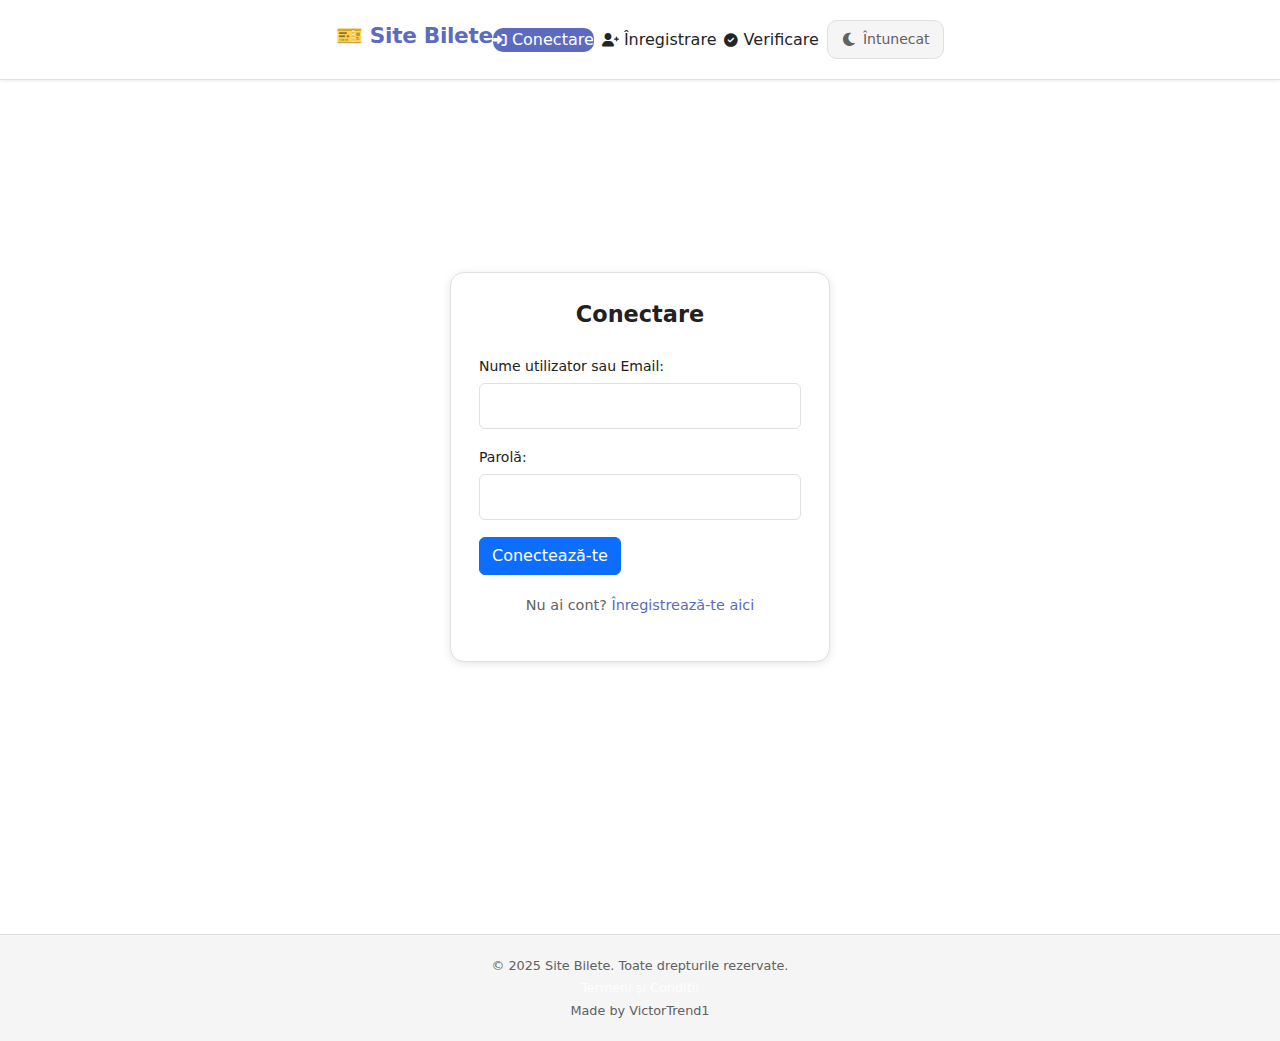
<file: login.html>
<!DOCTYPE html>
<html lang="ro">
<head>
    <meta charset="UTF-8">
    <meta name="viewport" content="width=device-width, initial-scale=1.0">
    <title>Conectare - Site Bilete</title>
    <link rel="stylesheet" href="styles.css">
    <link rel="stylesheet" href="https://cdn.jsdelivr.net/npm/bootstrap@5.3.3/dist/css/bootstrap.min.css">
    <link href="https://cdnjs.cloudflare.com/ajax/libs/font-awesome/6.0.0/css/all.min.css" rel="stylesheet">
</head>
<body>
    <nav class="navbar">
        <div class="nav-container">
            <h1 class="nav-logo">🎫 Site Bilete</h1>
            <div class="nav-menu">
                <a href="login.html" class="nav-link active">
                    <i class="fas fa-sign-in-alt"></i>
                    <span>Conectare</span>
                </a>
                <a href="register.html" class="nav-link">
                    <i class="fas fa-user-plus"></i>
                    <span>Înregistrare</span>
                </a>
                <a href="verificare.html" class="nav-link">
                    <i class="fas fa-check-circle"></i>
                    <span>Verificare</span>
                </a>
                <button class="theme-toggle" id="theme-toggle" onclick="toggleTheme()">
                    <i class="fas fa-moon"></i>
                    <span>Întunecat</span>
                </button>
            </div>
        </div>
    </nav>

    <main class="main-content container">
        <div class="auth-container">
            <div class="auth-card">
                <h2>Conectare</h2>
                <form id="login-form">
                    <div class="form-group">
                        <label for="username">Nume utilizator sau Email:</label>
                        <input type="text" id="username" name="username" required>
                    </div>
                    
                    <div class="form-group">
                        <label for="password">Parolă:</label>
                        <input type="password" id="password" name="password" required>
                    </div>
                    
                    <button type="submit" class="btn btn-primary">Conectează-te</button>
                </form>
                
                <div class="auth-links">
                    <p>Nu ai cont? <a href="register.html">Înregistrează-te aici</a></p>
                </div>
                
                <div id="error-message" class="error-message" style="display: none;"></div>
            </div>
        </div>
    </main>

    <footer class="footer">
        <p>&copy; 2025 Site Bilete. Toate drepturile rezervate.</p>
        <p><a href="termeni.html" style="color: rgba(255, 255, 255, 0.9); text-decoration: none;">Termeni și Condiții</a></p>
        <p>Made by VictorTrend1</p>
    </footer>

    <script src="script.js"></script>
    <script src="https://cdn.jsdelivr.net/npm/bootstrap@5.3.3/dist/js/bootstrap.bundle.min.js"></script>
</body>
</html>
</file>
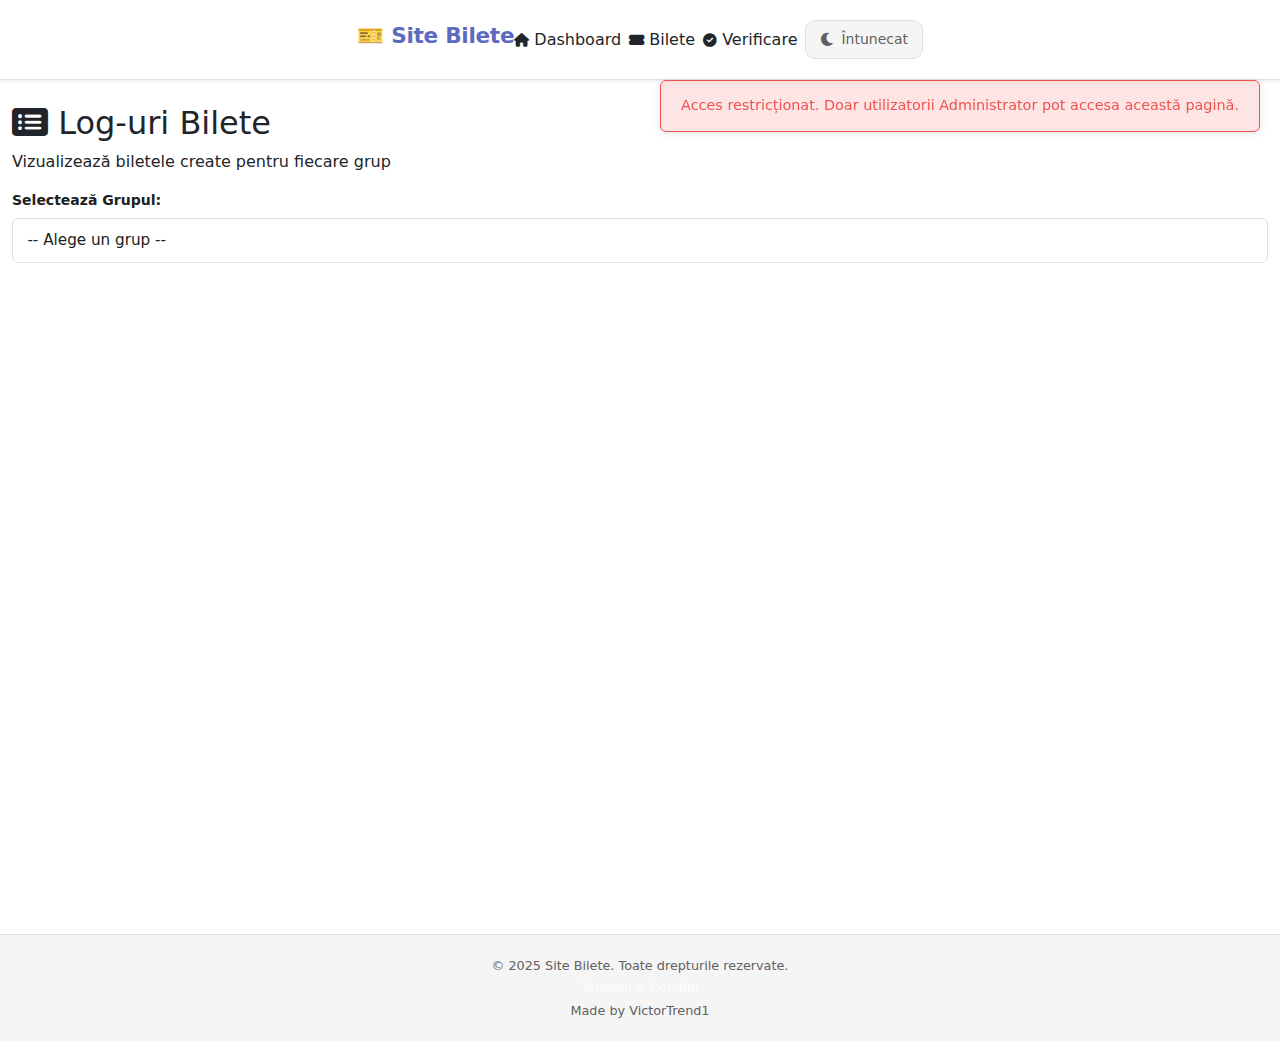
<file: loguri.html>
<!DOCTYPE html>
<html lang="ro">
<head>
    <meta charset="UTF-8">
    <meta name="viewport" content="width=device-width, initial-scale=1.0">
    <title>Log-uri - Site Bilete</title>
    <!-- Google tag (gtag.js) -->
    <script async src="https://www.googletagmanager.com/gtag/js?id=G-FZ8TTKCCV0"></script>
    <script>
      window.dataLayer = window.dataLayer || [];
      function gtag(){dataLayer.push(arguments);}
      gtag('js', new Date());

      gtag('config', 'G-FZ8TTKCCV0');
    </script>
    <link rel="stylesheet" href="styles.css">
    <link rel="stylesheet" href="https://cdn.jsdelivr.net/npm/bootstrap@5.3.3/dist/css/bootstrap.min.css">
    <link href="https://cdnjs.cloudflare.com/ajax/libs/font-awesome/6.0.0/css/all.min.css" rel="stylesheet">
</head>
<body>
    <nav class="navbar">
        <div class="nav-container">
            <h1 class="nav-logo">🎫 Site Bilete</h1>
            <div class="nav-menu">
                <a href="dashboard.html" class="nav-link">
                    <i class="fas fa-home"></i>
                    <span>Dashboard</span>
                </a>
                <a href="bilete.html" class="nav-link">
                    <i class="fas fa-ticket-alt"></i>
                    <span>Bilete</span>
                </a>
                <a href="verificare.html" class="nav-link">
                    <i class="fas fa-check-circle"></i>
                    <span>Verificare</span>
                </a>
                <a href="loguri.html" class="nav-link active" id="loguri-link" style="display: none;">
                    <i class="fas fa-list-alt"></i>
                    <span>Log-uri</span>
                </a>
                <button class="theme-toggle" id="theme-toggle" onclick="toggleTheme()">
                    <i class="fas fa-moon"></i>
                    <span>Întunecat</span>
                </button>
                <button class="logout-btn" id="logout-btn">
                    <i class="fas fa-sign-out-alt"></i>
                    <span>Deconectare</span>
                </button>
            </div>
        </div>
    </nav>

    <main class="main-content container-fluid">
        <div class="logs-container">
            <div class="logs-header">
                <h2><i class="fas fa-list-alt"></i> Log-uri Bilete</h2>
                <p>Vizualizează biletele create pentru fiecare grup</p>
            </div>

            <div class="group-selector-section">
                <div class="form-group">
                    <label for="group-select"><strong>Selectează Grupul:</strong></label>
                    <select id="group-select" class="form-control">
                        <option value="">-- Alege un grup --</option>
                        <option value="Bal Economic">Bal Economic</option>
                        <option value="Bal Carabella">Bal Carabella</option>
                        <option value="Administrator">Administrator</option>
                    </select>
                </div>
                <div id="group-info" class="group-info" style="display: none;">
                    <p><strong>Grup selectat:</strong> <span id="selected-group-name"></span></p>
                    <p><strong>Total bilete:</strong> <span id="tickets-count">0</span></p>
                </div>
            </div>

            <div id="loading-indicator" class="loading-indicator" style="display: none;">
                <i class="fas fa-spinner fa-spin"></i> Se încarcă...
            </div>

            <div id="error-message" class="error-message" style="display: none;"></div>

            <div id="tickets-table-container" class="tickets-table-container" style="display: none;">
                <table class="tickets-table">
                    <thead>
                        <tr>
                            <th>Nume</th>
                            <th>Telefon</th>
                            <th>Tip Bilet</th>
                            <th>Creat de</th>
                            <th>Data Creării</th>
                            <th>Status</th>
                            <th>Verificări</th>
                        </tr>
                    </thead>
                    <tbody id="tickets-table-body">
                        <!-- Tickets will be loaded here -->
                    </tbody>
                </table>
            </div>

            <div id="no-tickets-message" class="no-tickets-message" style="display: none;">
                <p><i class="fas fa-info-circle"></i> Nu există bilete pentru acest grup.</p>
            </div>
        </div>
    </main>

    <footer class="footer">
        <p>&copy; 2025 Site Bilete. Toate drepturile rezervate.</p>
        <p><a href="termeni.html" style="color: rgba(255, 255, 255, 0.9); text-decoration: none;">Termeni și Condiții</a></p>
        <p>Made by VictorTrend1</p> 
    </footer>

    <script src="script.js"></script>
    <script src="https://cdn.jsdelivr.net/npm/bootstrap@5.3.3/dist/js/bootstrap.bundle.min.js"></script>
</body>
</html>
</file>
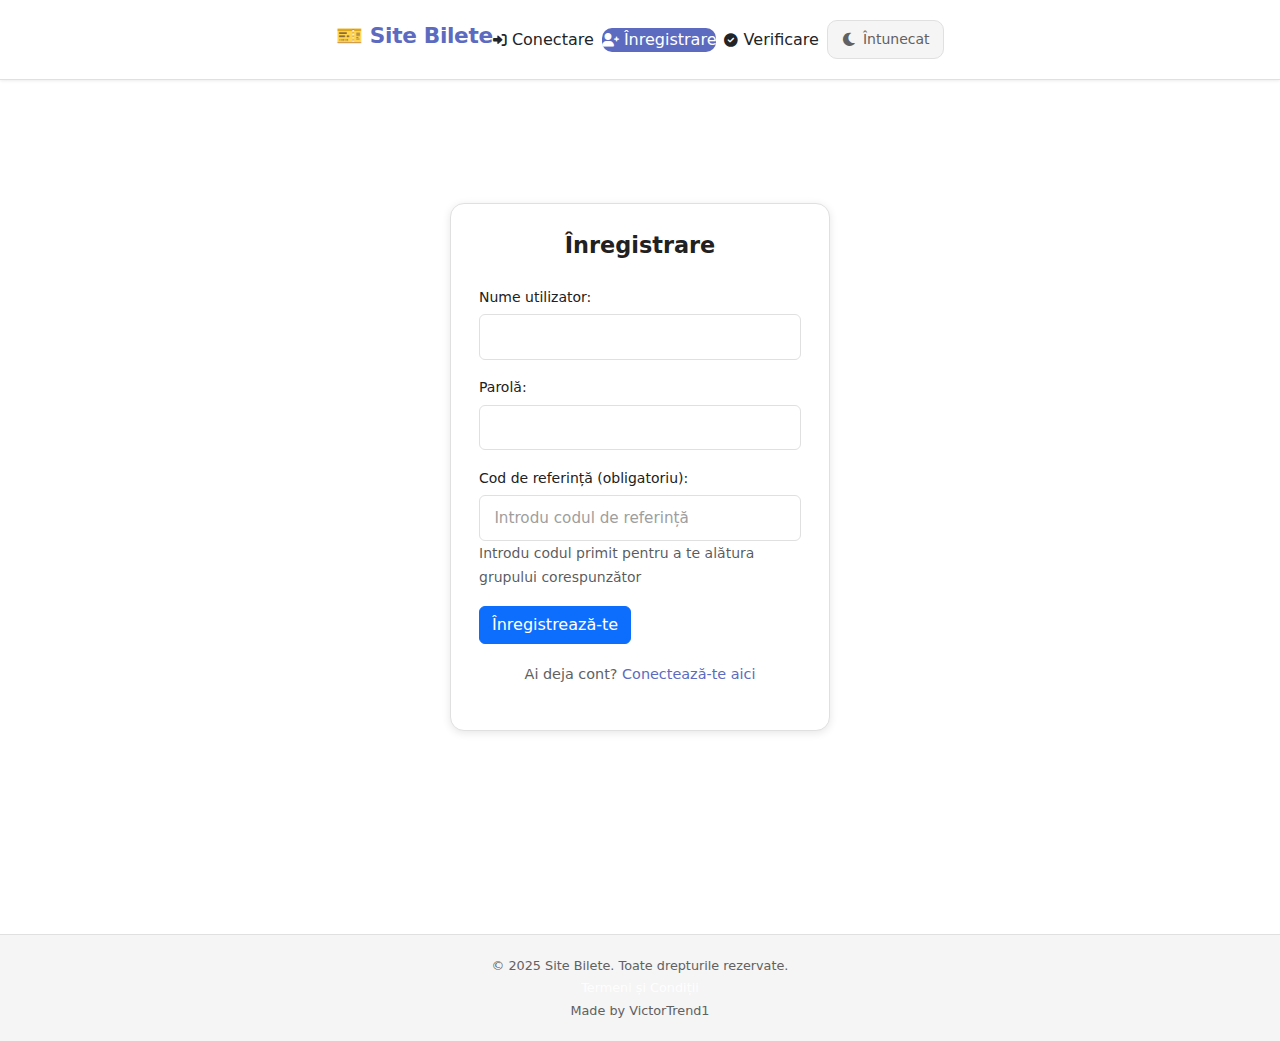
<file: register.html>
<!DOCTYPE html>
<html lang="ro">
<head>
    <meta charset="UTF-8">
    <meta name="viewport" content="width=device-width, initial-scale=1.0">
    <title>Înregistrare - Site Bilete</title>
    <!-- Google tag (gtag.js) -->
    <script async src="https://www.googletagmanager.com/gtag/js?id=G-FZ8TTKCCV0"></script>
    <script>
      window.dataLayer = window.dataLayer || [];
      function gtag(){dataLayer.push(arguments);}
      gtag('js', new Date());

      gtag('config', 'G-FZ8TTKCCV0');
    </script>
    <link rel="stylesheet" href="styles.css">
    <link rel="stylesheet" href="https://cdn.jsdelivr.net/npm/bootstrap@5.3.3/dist/css/bootstrap.min.css">
    <link href="https://cdnjs.cloudflare.com/ajax/libs/font-awesome/6.0.0/css/all.min.css" rel="stylesheet">
</head>
<body>
    <nav class="navbar">
        <div class="nav-container">
            <h1 class="nav-logo">🎫 Site Bilete</h1>
            <div class="nav-menu">
                <a href="login.html" class="nav-link">
                    <i class="fas fa-sign-in-alt"></i>
                    <span>Conectare</span>
                </a>
                <a href="register.html" class="nav-link active">
                    <i class="fas fa-user-plus"></i>
                    <span>Înregistrare</span>
                </a>
                <a href="verificare.html" class="nav-link">
                    <i class="fas fa-check-circle"></i>
                    <span>Verificare</span>
                </a>
                <button class="theme-toggle" id="theme-toggle" onclick="toggleTheme()">
                    <i class="fas fa-moon"></i>
                    <span>Întunecat</span>
                </button>
            </div>
        </div>
    </nav>

    <main class="main-content container">
        <div class="auth-container">
            <div class="auth-card">
                <h2>Înregistrare</h2>
                <form id="register-form">
                    <div class="form-group">
                        <label for="username">Nume utilizator:</label>
                        <input type="text" id="username" name="username" required>
                    </div>
                    
                    <div class="form-group">
                        <label for="password">Parolă:</label>
                        <input type="password" id="password" name="password" required>
                    </div>
                    
                    <div class="form-group">
                        <label for="referralCode">Cod de referință (obligatoriu):</label>
                        <input type="text" id="referralCode" name="referralCode" placeholder="Introdu codul de referință" required>
                        <small class="form-text">Introdu codul primit pentru a te alătura grupului corespunzător</small>
                    </div>
                    
                    <button type="submit" class="btn btn-primary">Înregistrează-te</button>
                </form>
                
                <div class="auth-links">
                    <p>Ai deja cont? <a href="login.html">Conectează-te aici</a></p>
                </div>
                
                <div id="error-message" class="error-message" style="display: none;"></div>
            </div>
        </div>
    </main>

    <footer class="footer">
        <p>&copy; 2025 Site Bilete. Toate drepturile rezervate.</p>
        <p><a href="termeni.html" style="color: rgba(255, 255, 255, 0.9); text-decoration: none;">Termeni și Condiții</a></p>
        <p>Made by VictorTrend1</p>
    </footer>

    <script src="script.js"></script>
    <script src="https://cdn.jsdelivr.net/npm/bootstrap@5.3.3/dist/js/bootstrap.bundle.min.js"></script>
</body>
</html>
</file>
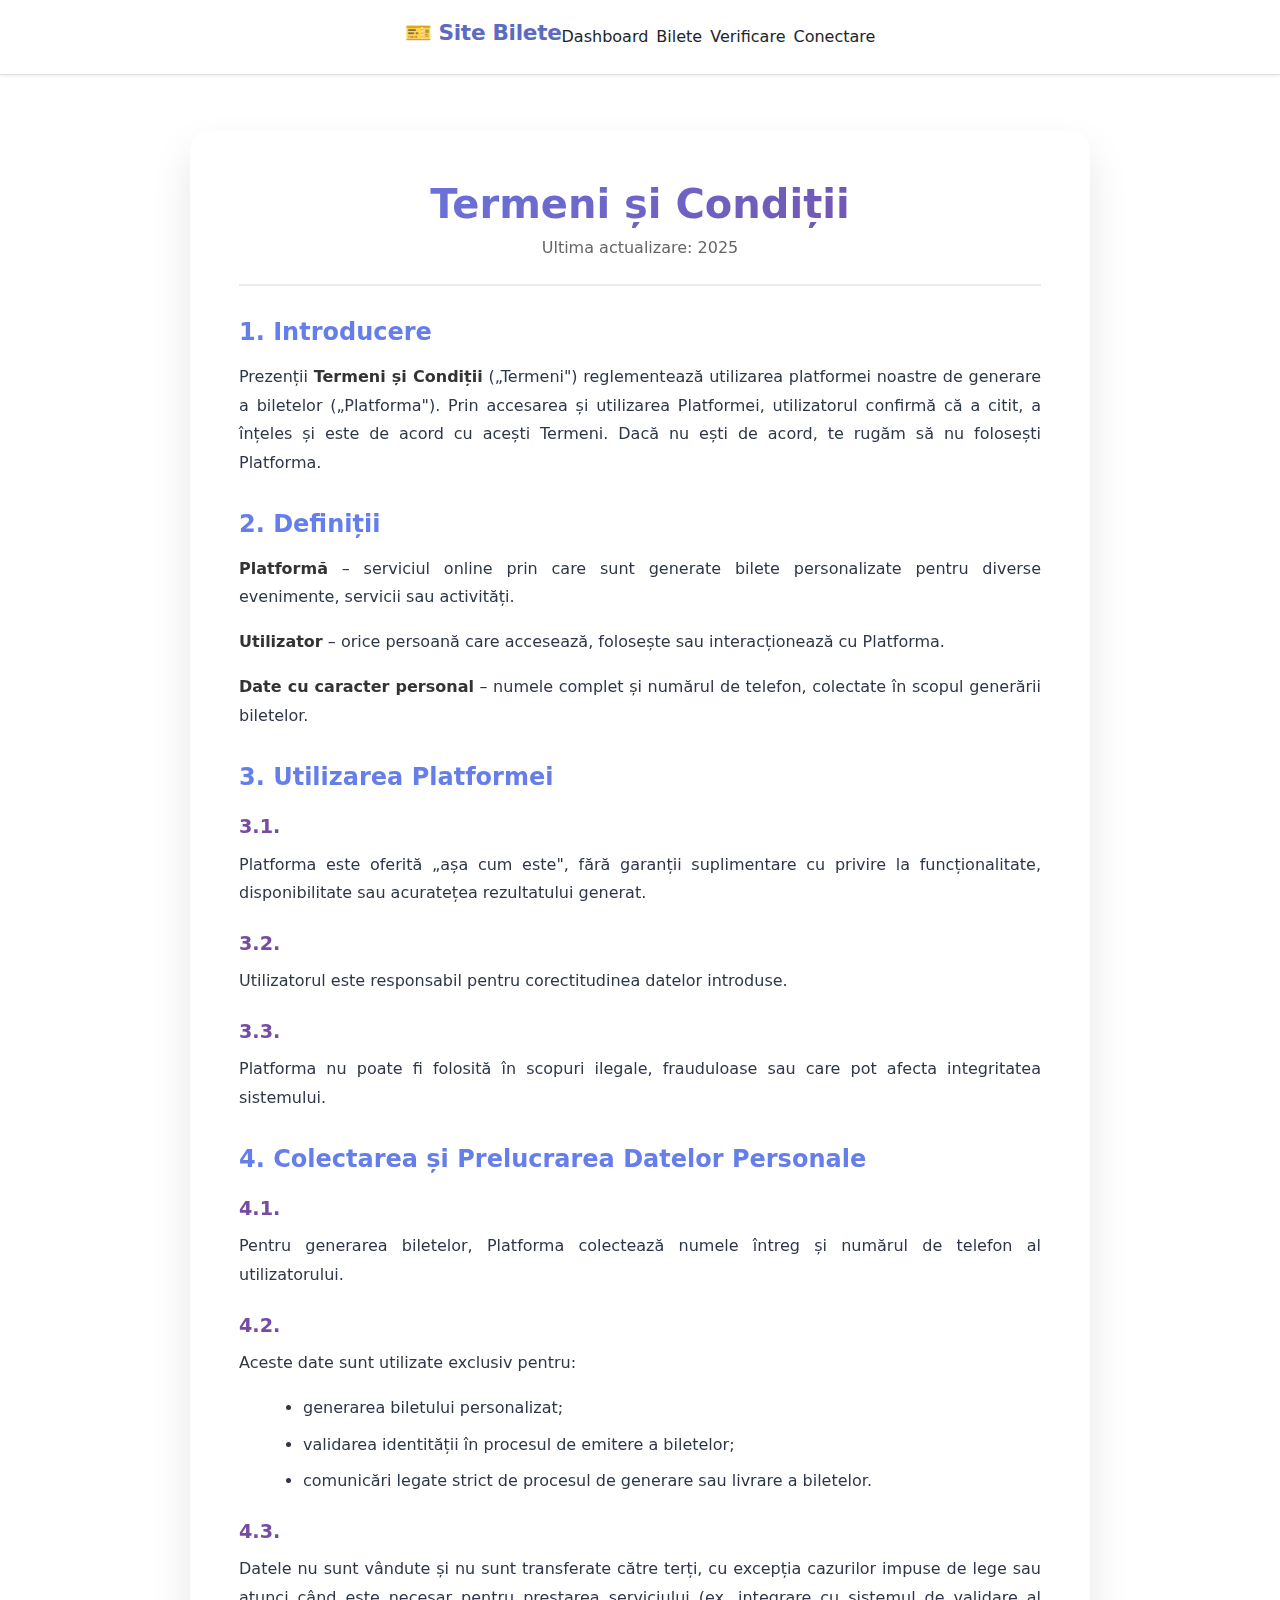
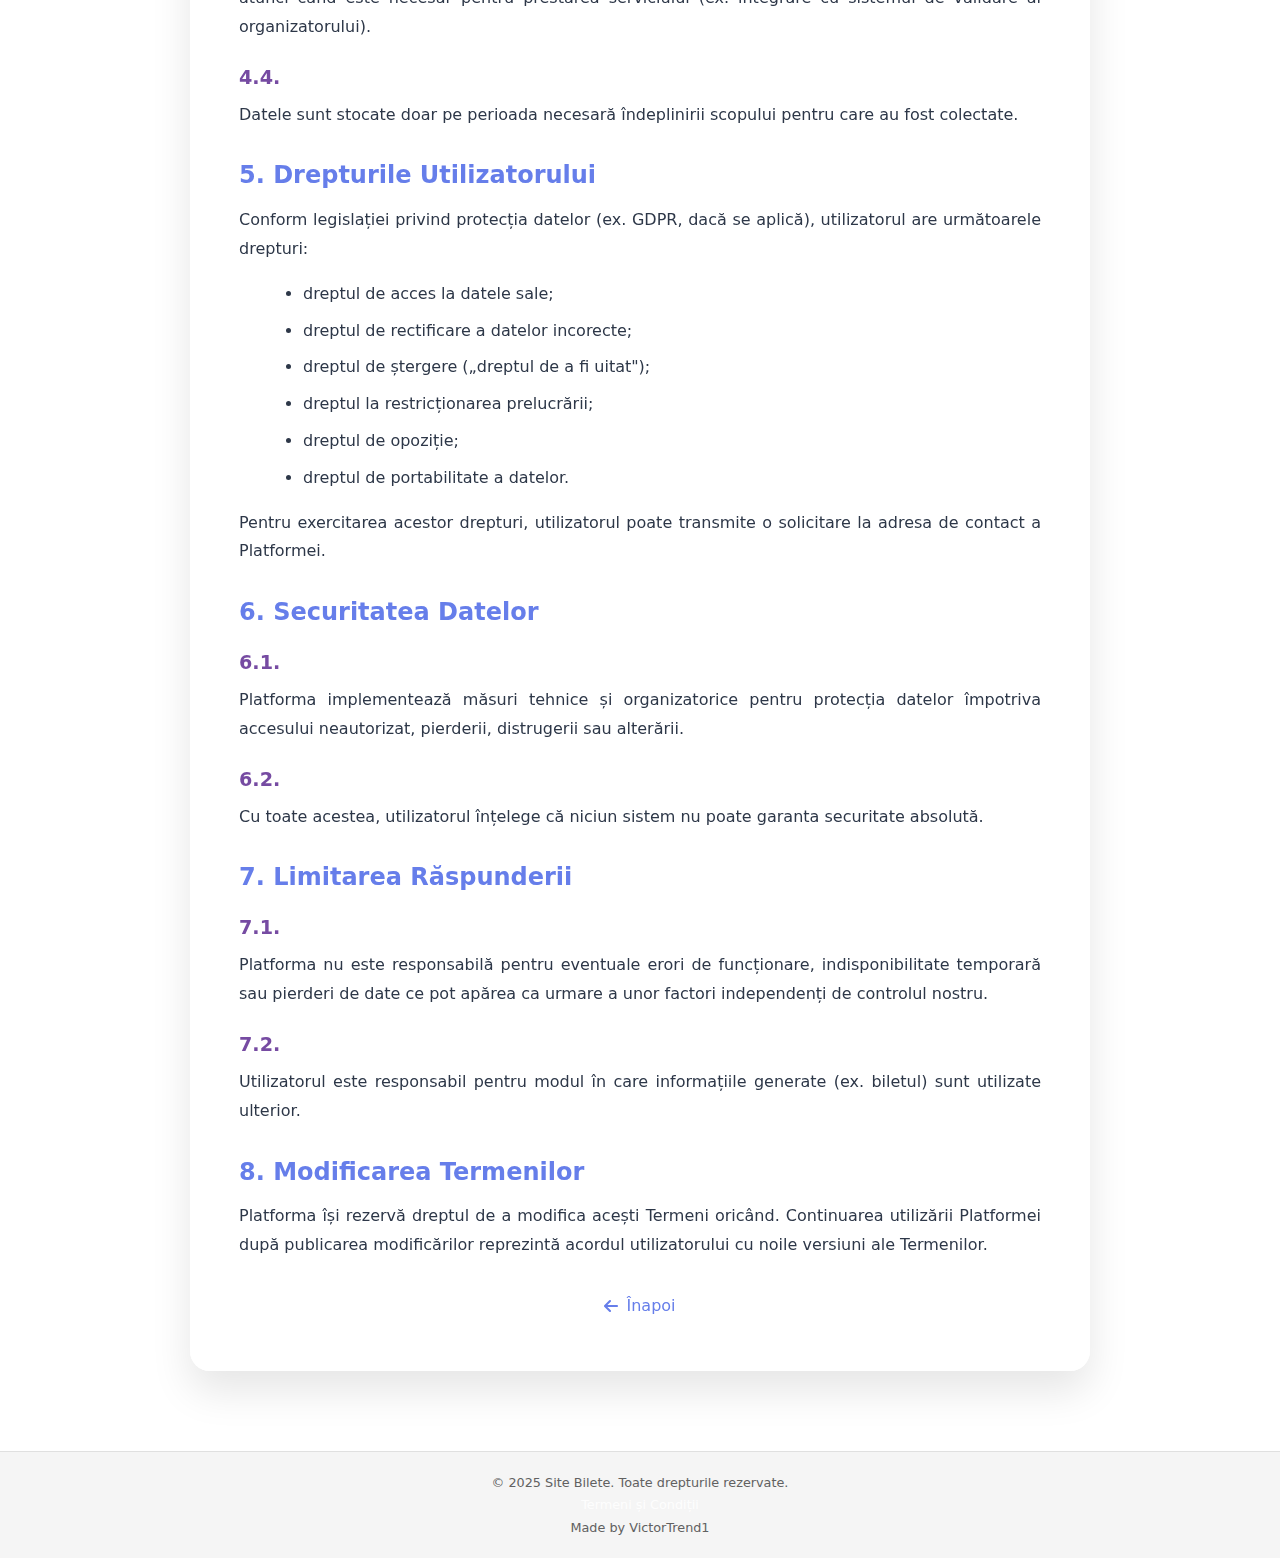
<file: termeni.html>
<!DOCTYPE html>
<html lang="ro">
<head>
    <meta charset="UTF-8">
    <meta name="viewport" content="width=device-width, initial-scale=1.0">
    <title>Termeni și Condiții - Site Bilete</title>
    <link rel="stylesheet" href="styles.css">
    <link rel="stylesheet" href="https://cdn.jsdelivr.net/npm/bootstrap@5.3.3/dist/css/bootstrap.min.css">
    <link href="https://cdnjs.cloudflare.com/ajax/libs/font-awesome/6.0.0/css/all.min.css" rel="stylesheet">
    <style>
        .terms-container {
            background: rgba(255, 255, 255, 0.95);
            backdrop-filter: blur(10px);
            border-radius: 20px;
            box-shadow: 0 20px 40px rgba(0,0,0,0.1);
            padding: 3rem;
            margin: 2rem auto;
            max-width: 900px;
            border: 1px solid rgba(255, 255, 255, 0.2);
        }

        .terms-header {
            text-align: center;
            margin-bottom: 2rem;
            padding-bottom: 1.5rem;
            border-bottom: 2px solid #e9ecef;
        }

        .terms-header h1 {
            background: linear-gradient(135deg, #667eea, #764ba2);
            -webkit-background-clip: text;
            -webkit-text-fill-color: transparent;
            background-clip: text;
            font-size: 2.5rem;
            font-weight: 700;
            margin-bottom: 0.5rem;
        }

        .terms-content {
            line-height: 1.8;
            color: #2d3748;
        }

        .terms-content h2 {
            color: #667eea;
            font-size: 1.5rem;
            margin-top: 2rem;
            margin-bottom: 1rem;
            font-weight: 600;
        }

        .terms-content h3 {
            color: #764ba2;
            font-size: 1.2rem;
            margin-top: 1.5rem;
            margin-bottom: 0.75rem;
            font-weight: 600;
        }

        .terms-content p {
            margin-bottom: 1rem;
            text-align: justify;
        }

        .terms-content ul {
            margin-left: 2rem;
            margin-bottom: 1rem;
        }

        .terms-content li {
            margin-bottom: 0.5rem;
        }

        .terms-content strong {
            color: #333;
            font-weight: 600;
        }

        .contact-info {
            background: linear-gradient(135deg, rgba(102, 126, 234, 0.1), rgba(118, 75, 162, 0.1));
            padding: 1.5rem;
            border-radius: 12px;
            margin-top: 2rem;
            border-left: 4px solid #667eea;
        }

        .contact-info strong {
            color: #667eea;
        }

        .back-link {
            text-align: center;
            margin-top: 2rem;
        }

        .back-link a {
            color: #667eea;
            text-decoration: none;
            font-weight: 500;
            display: inline-flex;
            align-items: center;
            gap: 0.5rem;
            transition: all 0.3s ease;
        }

        .back-link a:hover {
            color: #764ba2;
            transform: translateX(-5px);
        }

        @media (max-width: 768px) {
            .terms-container {
                padding: 1.5rem;
                margin: 1rem;
            }

            .terms-header h1 {
                font-size: 2rem;
            }

            .terms-content h2 {
                font-size: 1.3rem;
            }

            .terms-content h3 {
                font-size: 1.1rem;
            }

            .terms-content ul {
                margin-left: 1.5rem;
            }
        }
    </style>
</head>
<body>
    <nav class="navbar">
        <div class="nav-container">
            <h1 class="nav-logo">🎫 Site Bilete</h1>
            <div class="nav-menu">
                <a href="dashboard.html" class="nav-link">Dashboard</a>
                <a href="bilete.html" class="nav-link">Bilete</a>
                <a href="verificare.html" class="nav-link">Verificare</a>
                <a href="login.html" class="nav-link">Conectare</a>
            </div>
        </div>
    </nav>

    <main class="main-content container">
        <div class="terms-container">
            <div class="terms-header">
                <h1>Termeni și Condiții</h1>
                <p style="color: #666; margin: 0;">Ultima actualizare: 2025</p>
            </div>

            <div class="terms-content">
                <h2>1. Introducere</h2>
                <p>Prezenții <strong>Termeni și Condiții</strong> („Termeni") reglementează utilizarea platformei noastre de generare a biletelor („Platforma"). Prin accesarea și utilizarea Platformei, utilizatorul confirmă că a citit, a înțeles și este de acord cu acești Termeni. Dacă nu ești de acord, te rugăm să nu folosești Platforma.</p>

                <h2>2. Definiții</h2>
                <p><strong>Platformă</strong> – serviciul online prin care sunt generate bilete personalizate pentru diverse evenimente, servicii sau activități.</p>
                <p><strong>Utilizator</strong> – orice persoană care accesează, folosește sau interacționează cu Platforma.</p>
                <p><strong>Date cu caracter personal</strong> – numele complet și numărul de telefon, colectate în scopul generării biletelor.</p>

                <h2>3. Utilizarea Platformei</h2>
                <h3>3.1.</h3>
                <p>Platforma este oferită „așa cum este", fără garanții suplimentare cu privire la funcționalitate, disponibilitate sau acuratețea rezultatului generat.</p>
                
                <h3>3.2.</h3>
                <p>Utilizatorul este responsabil pentru corectitudinea datelor introduse.</p>
                
                <h3>3.3.</h3>
                <p>Platforma nu poate fi folosită în scopuri ilegale, frauduloase sau care pot afecta integritatea sistemului.</p>

                <h2>4. Colectarea și Prelucrarea Datelor Personale</h2>
                <h3>4.1.</h3>
                <p>Pentru generarea biletelor, Platforma colectează numele întreg și numărul de telefon al utilizatorului.</p>
                
                <h3>4.2.</h3>
                <p>Aceste date sunt utilizate exclusiv pentru:</p>
                <ul>
                    <li>generarea biletului personalizat;</li>
                    <li>validarea identității în procesul de emitere a biletelor;</li>
                    <li>comunicări legate strict de procesul de generare sau livrare a biletelor.</li>
                </ul>
                
                <h3>4.3.</h3>
                <p>Datele nu sunt vândute și nu sunt transferate către terți, cu excepția cazurilor impuse de lege sau atunci când este necesar pentru prestarea serviciului (ex. integrare cu sistemul de validare al organizatorului).</p>
                
                <h3>4.4.</h3>
                <p>Datele sunt stocate doar pe perioada necesară îndeplinirii scopului pentru care au fost colectate.</p>

                <h2>5. Drepturile Utilizatorului</h2>
                <p>Conform legislației privind protecția datelor (ex. GDPR, dacă se aplică), utilizatorul are următoarele drepturi:</p>
                <ul>
                    <li>dreptul de acces la datele sale;</li>
                    <li>dreptul de rectificare a datelor incorecte;</li>
                    <li>dreptul de ștergere („dreptul de a fi uitat");</li>
                    <li>dreptul la restricționarea prelucrării;</li>
                    <li>dreptul de opoziție;</li>
                    <li>dreptul de portabilitate a datelor.</li>
                </ul>
                <p>Pentru exercitarea acestor drepturi, utilizatorul poate transmite o solicitare la adresa de contact a Platformei.</p>

                <h2>6. Securitatea Datelor</h2>
                <h3>6.1.</h3>
                <p>Platforma implementează măsuri tehnice și organizatorice pentru protecția datelor împotriva accesului neautorizat, pierderii, distrugerii sau alterării.</p>
                
                <h3>6.2.</h3>
                <p>Cu toate acestea, utilizatorul înțelege că niciun sistem nu poate garanta securitate absolută.</p>

                <h2>7. Limitarea Răspunderii</h2>
                <h3>7.1.</h3>
                <p>Platforma nu este responsabilă pentru eventuale erori de funcționare, indisponibilitate temporară sau pierderi de date ce pot apărea ca urmare a unor factori independenți de controlul nostru.</p>
                
                <h3>7.2.</h3>
                <p>Utilizatorul este responsabil pentru modul în care informațiile generate (ex. biletul) sunt utilizate ulterior.</p>

                <h2>8. Modificarea Termenilor</h2>
                <p>Platforma își rezervă dreptul de a modifica acești Termeni oricând. Continuarea utilizării Platformei după publicarea modificărilor reprezintă acordul utilizatorului cu noile versiuni ale Termenilor.</p>
          

                <div class="back-link">
                    <a href="javascript:history.back()">
                        <i class="fas fa-arrow-left"></i> Înapoi
                    </a>
                </div>
            </div>
        </div>
    </main>

    <footer class="footer">
        <p>&copy; 2025 Site Bilete. Toate drepturile rezervate.</p>
        <p><a href="termeni.html" style="color: rgba(255, 255, 255, 0.9); text-decoration: none;">Termeni și Condiții</a></p>
        <p>Made by VictorTrend1</p>
    </footer>

    <script src="script.js"></script>
    <script src="https://cdn.jsdelivr.net/npm/bootstrap@5.3.3/dist/js/bootstrap.bundle.min.js"></script>
</body>
</html>
</file>
<file: styles.css>
/* Import Google Fonts */
@import url('https://fonts.googleapis.com/css2?family=Inter:wght@300;400;500;600;700&display=swap');

/* ========================================
   THEME VARIABLES
   ======================================== */

/* Light Theme (Default) - Warm and welcoming */
:root {
    --primary-color: #5c6bc0;
    --primary-light: #7986cb;
    --primary-dark: #3f51b5;
    --secondary-color: #26a69a;
    --success-color: #66bb6a;
    --danger-color: #ef5350;
    --warning-color: #ffa726;
    
    --bg-body: #fafafa;
    --bg-primary: #ffffff;
    --bg-secondary: #f5f5f5;
    --bg-card: #ffffff;
    --bg-input: #ffffff;
    --bg-hover: #f0f0f0;
    
    --text-primary: #212121;
    --text-secondary: #616161;
    --text-muted: #9e9e9e;
    --text-inverse: #ffffff;
    
    --border-color: #e0e0e0;
    --border-light: #eeeeee;
    --border-focus: #5c6bc0;
    
    --shadow-sm: 0 1px 3px rgba(0, 0, 0, 0.08);
    --shadow-md: 0 2px 8px rgba(0, 0, 0, 0.1);
    --shadow-lg: 0 4px 16px rgba(0, 0, 0, 0.12);
    --shadow-xl: 0 8px 32px rgba(0, 0, 0, 0.14);
    
    --navbar-bg: #ffffff;
    --modal-overlay: rgba(0, 0, 0, 0.4);
    
    --radius-sm: 6px;
    --radius-md: 10px;
    --radius-lg: 14px;
    --radius-xl: 20px;
    
    --accent-gradient: linear-gradient(135deg, #5c6bc0 0%, #7e57c2 100%);
}

/* Dark Theme - Soft and comfortable */
[data-theme="dark"] {
    --primary-color: #7c8fd4;
    --primary-light: #9fa8da;
    --primary-dark: #5c6bc0;
    --secondary-color: #4db6ac;
    --success-color: #81c784;
    --danger-color: #e57373;
    --warning-color: #ffb74d;
    
    --bg-body: #1a1a2e;
    --bg-primary: #222240;
    --bg-secondary: #2a2a4a;
    --bg-card: #252545;
    --bg-input: #2a2a4a;
    --bg-hover: #303055;
    
    --text-primary: #e8e8f0;
    --text-secondary: #b8b8c8;
    --text-muted: #888898;
    --text-inverse: #1a1a2e;
    
    --border-color: #3a3a5a;
    --border-light: #2f2f4f;
    --border-focus: #7c8fd4;
    
    --shadow-sm: 0 1px 3px rgba(0, 0, 0, 0.2);
    --shadow-md: 0 2px 8px rgba(0, 0, 0, 0.25);
    --shadow-lg: 0 4px 16px rgba(0, 0, 0, 0.3);
    --shadow-xl: 0 8px 32px rgba(0, 0, 0, 0.35);
    
    --navbar-bg: #222240;
    --modal-overlay: rgba(0, 0, 0, 0.6);
    
    --accent-gradient: linear-gradient(135deg, #7c8fd4 0%, #9575cd 100%);
}

/* ========================================
   RESET & BASE STYLES
   ======================================== */

* {
    margin: 0;
    padding: 0;
    box-sizing: border-box;
}

html {
    scroll-behavior: smooth;
}

body {
    font-family: 'Inter', -apple-system, BlinkMacSystemFont, 'Segoe UI', sans-serif;
    line-height: 1.6;
    color: var(--text-primary);
    background: var(--bg-body);
    min-height: 100vh;
    transition: background-color 0.3s ease, color 0.3s ease;
}

/* ========================================
   THEME TOGGLE BUTTON
   ======================================== */

.theme-toggle {
    background: var(--bg-secondary);
    border: 1px solid var(--border-color);
    color: var(--text-secondary);
    padding: 0.5rem 0.85rem;
    border-radius: var(--radius-md);
    cursor: pointer;
    display: inline-flex;
    align-items: center;
    gap: 0.4rem;
    font-size: 0.875rem;
    font-weight: 500;
    transition: all 0.2s ease;
    font-family: inherit;
}

.theme-toggle:hover {
    background: var(--primary-color);
    color: white;
    border-color: var(--primary-color);
}

.theme-toggle i {
    font-size: 0.95rem;
}

/* ========================================
   NAVIGATION
   ======================================== */

.navbar {
    background: var(--navbar-bg);
    border-bottom: 1px solid var(--border-color);
    position: sticky;
    top: 0;
    z-index: 1000;
    box-shadow: var(--shadow-sm);
}

.nav-container {
    display: flex;
    justify-content: space-between;
    align-items: center;
    padding: 0.75rem 1.5rem;
    max-width: 1400px;
    margin: 0 auto;
}

.nav-logo {
    font-size: 1.35rem;
    font-weight: 700;
    color: var(--primary-color);
    text-decoration: none;
    letter-spacing: -0.3px;
}

.nav-menu {
    display: flex;
    gap: 0.5rem;
    align-items: center;
    flex-wrap: wrap;
}

.nav-link {
    color: var(--text-secondary);
    text-decoration: none;
    padding: 0.5rem 0.9rem;
    border-radius: var(--radius-md);
    transition: all 0.2s ease;
    font-weight: 500;
    font-size: 0.875rem;
    display: inline-flex;
    align-items: center;
    gap: 0.4rem;
}

.nav-link i {
    font-size: 0.85rem;
}

.nav-link:hover {
    color: var(--primary-color);
    background: var(--bg-secondary);
}

.nav-link.active {
    color: var(--text-inverse);
    background: var(--primary-color);
}

.logout-btn {
    background: var(--danger-color);
    color: white;
    border: none;
    padding: 0.5rem 0.9rem;
    border-radius: var(--radius-md);
    cursor: pointer;
    display: inline-flex;
    align-items: center;
    gap: 0.4rem;
    transition: all 0.2s ease;
    font-weight: 500;
    font-size: 0.875rem;
    font-family: inherit;
}

.logout-btn i {
    font-size: 0.85rem;
}

.logout-btn:hover {
    opacity: 0.9;
    transform: translateY(-1px);
}

/* ========================================
   MAIN CONTENT
   ======================================== */

.main-content {
    padding: 1.5rem;
    min-height: calc(100vh - 70px);
    max-width: 1400px;
    margin: 0 auto;
}

/* ========================================
   CARDS & CONTAINERS
   ======================================== */

.dashboard-container,
.tickets-container,
.verification-card,
.auth-card {
    background: var(--bg-card);
    border-radius: var(--radius-lg);
    box-shadow: var(--shadow-md);
    padding: 1.75rem;
    margin-bottom: 1.5rem;
    border: 1px solid var(--border-color);
}

.dashboard-header,
.tickets-header {
    margin-bottom: 1.5rem;
    padding-bottom: 1rem;
    border-bottom: 1px solid var(--border-color);
}

.dashboard-header {
    text-align: center;
}

.dashboard-header h2,
.tickets-header h2,
.tickets-container h2 {
    font-size: 1.5rem;
    font-weight: 600;
    color: var(--text-primary);
    margin-bottom: 0.35rem;
}

.dashboard-header p {
    color: var(--text-secondary);
    font-size: 0.95rem;
}

.dashboard-content {
    display: grid;
    grid-template-columns: 1fr 280px;
    gap: 1.5rem;
    align-items: start;
}

/* ========================================
   FORM SECTIONS
   ======================================== */

.ticket-form-section,
.tickets-section {
    background: var(--bg-secondary);
    padding: 1.5rem;
    border-radius: var(--radius-md);
    border: 1px solid var(--border-color);
}

.ticket-form-section h3,
.tickets-section h3 {
    color: var(--text-primary);
    margin-bottom: 1rem;
    font-size: 1.1rem;
    font-weight: 600;
    display: flex;
    align-items: center;
    gap: 0.5rem;
}

.tickets-section p {
    color: var(--text-secondary);
    margin-bottom: 0.75rem;
    font-size: 0.9rem;
}

.group-info {
    background: var(--bg-hover);
    padding: 0.9rem 1rem;
    border-radius: var(--radius-sm);
    margin-bottom: 1.25rem;
    border-left: 3px solid var(--primary-color);
}

.group-info p {
    margin: 0;
    font-weight: 500;
    color: var(--text-primary);
    font-size: 0.9rem;
}

.group-info small {
    color: var(--text-secondary);
    font-size: 0.8rem;
}

/* ========================================
   FORM ELEMENTS
   ======================================== */

.form-group {
    margin-bottom: 1.1rem;
}

.form-group label {
    display: block;
    margin-bottom: 0.4rem;
    font-weight: 500;
    color: var(--text-primary);
    font-size: 0.875rem;
}

.form-group input,
.form-group select,
.form-group textarea {
    width: 100%;
    padding: 0.65rem 0.9rem;
    border: 1px solid var(--border-color);
    border-radius: var(--radius-sm);
    font-size: 0.95rem;
    font-family: inherit;
    background: var(--bg-input);
    color: var(--text-primary);
    transition: border-color 0.2s ease, box-shadow 0.2s ease;
}

.form-group input::placeholder,
.form-group textarea::placeholder {
    color: var(--text-muted);
}

.form-group input:focus,
.form-group select:focus,
.form-group textarea:focus {
    outline: none;
    border-color: var(--border-focus);
    box-shadow: 0 0 0 3px rgba(92, 107, 192, 0.15);
}

[data-theme="dark"] .form-group input:focus,
[data-theme="dark"] .form-group select:focus,
[data-theme="dark"] .form-group textarea:focus {
    box-shadow: 0 0 0 3px rgba(124, 143, 212, 0.2);
}

.form-text {
    color: var(--text-muted);
    font-size: 0.8rem;
    margin-top: 0.35rem;
}

/* Form validation */
.form-control.is-valid {
    border-color: var(--success-color) !important;
}

.form-control.is-invalid {
    border-color: var(--danger-color) !important;
}

/* ========================================
   BUTTONS
   ======================================== */

.btn {
    display: inline-flex;
    align-items: center;
    justify-content: center;
    gap: 0.4rem;
    padding: 0.6rem 1.1rem;
    border: none;
    border-radius: var(--radius-sm);
    font-size: 0.875rem;
    font-weight: 500;
    font-family: inherit;
    text-decoration: none;
    text-align: center;
    cursor: pointer;
    transition: all 0.2s ease;
    min-height: 38px;
}

.btn-primary {
    background: var(--primary-color);
    color: white;
}

.btn-primary:hover {
    background: var(--primary-dark);
    color: white;
}

.btn-secondary {
    background: var(--bg-secondary);
    color: var(--text-primary);
    border: 1px solid var(--border-color);
}

.btn-secondary:hover {
    background: var(--bg-hover);
    border-color: var(--primary-color);
}

.btn-danger {
    background: var(--danger-color);
    color: white;
}

.btn-danger:hover {
    opacity: 0.9;
    color: white;
}

.btn-success {
    background: var(--success-color);
    color: white;
}

.btn-success:hover {
    opacity: 0.9;
    color: white;
}

.btn-info {
    background: var(--secondary-color);
    color: white;
}

.btn-info:hover {
    opacity: 0.9;
    color: white;
}

/* ========================================
   TICKETS TABLE
   ======================================== */

.tickets-controls {
    background: var(--bg-secondary);
    border-radius: var(--radius-md);
    padding: 0.9rem 1rem;
    border: 1px solid var(--border-color);
    margin-bottom: 1.25rem;
    display: flex;
    gap: 0.9rem;
    flex-wrap: wrap;
    align-items: center;
}

.search-box {
    flex: 1;
    min-width: 200px;
    position: relative;
}

.search-box input {
    width: 100%;
    padding: 0.55rem 0.9rem 0.55rem 2.3rem;
    border: 1px solid var(--border-color);
    border-radius: var(--radius-sm);
    font-size: 0.875rem;
    font-family: inherit;
    background: var(--bg-input);
    color: var(--text-primary);
    transition: all 0.2s ease;
}

.search-box input::placeholder {
    color: var(--text-muted);
}

.search-box input:focus {
    outline: none;
    border-color: var(--border-focus);
    box-shadow: 0 0 0 3px rgba(92, 107, 192, 0.12);
}

.search-box::before {
    content: '\f002';
    font-family: 'Font Awesome 6 Free';
    font-weight: 900;
    position: absolute;
    left: 0.8rem;
    top: 50%;
    transform: translateY(-50%);
    color: var(--text-muted);
    pointer-events: none;
    font-size: 0.8rem;
}

.filter-group {
    display: flex;
    gap: 0.4rem;
    align-items: center;
}

.filter-group label {
    color: var(--text-secondary);
    font-size: 0.8rem;
    font-weight: 500;
    white-space: nowrap;
}

.filter-group select {
    padding: 0.5rem 1.8rem 0.5rem 0.7rem;
    border: 1px solid var(--border-color);
    border-radius: var(--radius-sm);
    font-size: 0.8rem;
    font-family: inherit;
    background: var(--bg-input);
    color: var(--text-primary);
    cursor: pointer;
    transition: all 0.2s ease;
    appearance: none;
    background-image: url("data:image/svg+xml,%3Csvg xmlns='http://www.w3.org/2000/svg' width='12' height='12' viewBox='0 0 12 12'%3E%3Cpath fill='%239e9e9e' d='M6 8L1 3h10z'/%3E%3C/svg%3E");
    background-repeat: no-repeat;
    background-position: right 0.6rem center;
}

.filter-group select:focus {
    outline: none;
    border-color: var(--border-focus);
}

.tickets-table-container {
    overflow-x: auto;
    -webkit-overflow-scrolling: touch;
    border-radius: var(--radius-sm);
    border: 1px solid var(--border-color);
}

.tickets-table {
    width: 100%;
    border-collapse: collapse;
    min-width: 850px;
}

.tickets-table th,
.tickets-table td {
    padding: 0.75rem 0.65rem;
    text-align: left;
    font-size: 0.85rem;
}

.tickets-table th {
    background: var(--bg-secondary);
    font-weight: 600;
    color: var(--text-primary);
    text-transform: uppercase;
    font-size: 0.7rem;
    letter-spacing: 0.4px;
    border-bottom: 1px solid var(--border-color);
}

.tickets-table tbody tr {
    border-bottom: 1px solid var(--border-light);
    transition: background-color 0.15s ease;
}

.tickets-table tbody tr:hover {
    background: var(--bg-hover);
}

.tickets-table tbody tr:last-child {
    border-bottom: none;
}

.tickets-table td {
    color: var(--text-secondary);
}

.tickets-table .btn {
    padding: 0.3rem 0.55rem;
    font-size: 0.7rem;
    margin: 0.1rem;
    min-height: 28px;
}

/* Ticket badges */
.ticket-type {
    display: inline-block;
    padding: 0.25rem 0.6rem;
    border-radius: 12px;
    font-size: 0.7rem;
    font-weight: 600;
    background: var(--primary-color);
    color: white;
}

.group-badge {
    display: inline-block;
    padding: 0.2rem 0.5rem;
    background: var(--bg-hover);
    color: var(--primary-color);
    border-radius: 10px;
    font-size: 0.75rem;
    font-weight: 500;
    border: 1px solid var(--border-color);
}

.status-verified {
    color: var(--success-color);
    font-weight: 600;
}

.status-pending {
    color: var(--warning-color);
    font-weight: 600;
}

/* Pagination */
#pagination-controls {
    background: var(--bg-secondary);
    border-radius: var(--radius-sm);
    padding: 0.85rem;
    border: 1px solid var(--border-color);
    margin-top: 1.25rem;
    display: flex;
    justify-content: space-between;
    align-items: center;
    flex-wrap: wrap;
    gap: 0.75rem;
}

.pagination-info {
    color: var(--text-secondary);
    font-size: 0.85rem;
}

.pagination-buttons {
    display: flex;
    gap: 0.4rem;
    align-items: center;
    flex-wrap: wrap;
}

#items-per-page {
    padding: 0.4rem 1.8rem 0.4rem 0.65rem;
    border: 1px solid var(--border-color);
    border-radius: var(--radius-sm);
    background: var(--bg-input);
    color: var(--text-primary);
    font-size: 0.8rem;
    font-family: inherit;
    appearance: none;
    background-image: url("data:image/svg+xml,%3Csvg xmlns='http://www.w3.org/2000/svg' width='12' height='12' viewBox='0 0 12 12'%3E%3Cpath fill='%239e9e9e' d='M6 8L1 3h10z'/%3E%3C/svg%3E");
    background-repeat: no-repeat;
    background-position: right 0.5rem center;
}

/* ========================================
   MODAL
   ======================================== */

.modal {
    display: none;
    position: fixed;
    z-index: 2000;
    left: 0;
    top: 0;
    width: 100%;
    height: 100%;
    background-color: var(--modal-overlay);
}

.modal-content {
    background: var(--bg-card);
    margin: 6% auto;
    padding: 1.75rem;
    border-radius: var(--radius-lg);
    width: 90%;
    max-width: 480px;
    position: relative;
    max-height: 85vh;
    overflow-y: auto;
    box-shadow: var(--shadow-xl);
    border: 1px solid var(--border-color);
}

.modal-content h3 {
    margin-bottom: 1.25rem;
    text-align: center;
    color: var(--text-primary);
    font-size: 1.25rem;
    font-weight: 600;
}

.close {
    color: var(--text-muted);
    float: right;
    font-size: 24px;
    font-weight: bold;
    cursor: pointer;
    position: absolute;
    top: 1rem;
    right: 1.1rem;
    transition: color 0.2s ease;
}

.close:hover {
    color: var(--text-primary);
}

#qr-code-container {
    display: flex;
    justify-content: center;
    align-items: center;
    margin: 1.25rem 0;
    padding: 1.25rem;
    background: white;
    border-radius: var(--radius-md);
    min-height: 240px;
}

#qr-code-container img {
    max-width: 100%;
    width: 220px;
    height: 220px;
    object-fit: contain;
    border-radius: var(--radius-sm);
}

.ticket-details {
    background: var(--bg-secondary);
    padding: 0.9rem 1rem;
    border-radius: var(--radius-sm);
    margin: 0.9rem 0;
}

.ticket-details p {
    margin: 0.3rem 0;
    font-size: 0.875rem;
    color: var(--text-secondary);
}

.ticket-details strong {
    color: var(--text-primary);
}

/* ========================================
   VERIFICATION PAGE
   ======================================== */

.verification-container {
    max-width: 600px;
    margin: 0 auto;
}

.verification-card {
    text-align: center;
}

.verification-card h2 {
    font-size: 1.5rem;
    font-weight: 600;
    color: var(--text-primary);
    margin-bottom: 0.4rem;
}

.verification-card > p {
    color: var(--text-secondary);
    margin-bottom: 1.5rem;
    font-size: 0.95rem;
}

.scanner-section {
    margin-bottom: 1.5rem;
}

.scanner-controls {
    display: flex;
    gap: 0.75rem;
    justify-content: center;
    margin-bottom: 0.9rem;
}

.scanner-container {
    margin: 1.25rem 0;
    background: var(--bg-secondary);
    border-radius: var(--radius-md);
    padding: 1rem;
    border: 1px solid var(--border-color);
}

#qr-reader {
    width: 100%;
    max-width: 360px;
    margin: 0 auto;
    border-radius: var(--radius-sm);
    overflow: hidden;
}

.manual-input-section,
.phone-verify-section {
    text-align: left;
    margin-top: 1.5rem;
    padding-top: 1.5rem;
    border-top: 1px solid var(--border-color);
}

.manual-input-section h3,
.phone-verify-section h3 {
    color: var(--text-primary);
    font-size: 1rem;
    font-weight: 600;
    margin-bottom: 1rem;
}

/* Verification result */
.verification-result {
    margin: 1.5rem 0;
    padding: 1.25rem;
    border-radius: var(--radius-md);
    text-align: left;
}

.verification-result.loading {
    background: rgba(92, 107, 192, 0.1);
    border: 1px solid rgba(92, 107, 192, 0.3);
    color: var(--primary-color);
}

.verification-result.success {
    background: rgba(102, 187, 106, 0.1);
    border: 1px solid rgba(102, 187, 106, 0.3);
    color: var(--success-color);
}

.verification-result.error {
    background: rgba(239, 83, 80, 0.1);
    border: 1px solid rgba(239, 83, 80, 0.3);
    color: var(--danger-color);
}

.verification-result.warning {
    background: rgba(255, 167, 38, 0.1);
    border: 1px solid rgba(255, 167, 38, 0.3);
    color: var(--warning-color);
}

.verification-result h4 {
    margin-bottom: 0.85rem;
    font-size: 1.05rem;
    color: inherit;
}

.verification-result .ticket-info p {
    margin: 0.3rem 0;
    color: var(--text-secondary);
}

.verification-result .ticket-info strong {
    color: var(--text-primary);
}

.fraud-warning {
    background: rgba(239, 83, 80, 0.15) !important;
    border: 2px solid var(--danger-color) !important;
    color: var(--danger-color);
    padding: 1.1rem;
    border-radius: var(--radius-sm);
    margin: 0.85rem 0;
    font-weight: 500;
}

/* ========================================
   AUTH PAGES
   ======================================== */

.auth-container {
    display: flex;
    justify-content: center;
    align-items: center;
    min-height: calc(100vh - 150px);
}

.auth-card {
    width: 100%;
    max-width: 380px;
}

.auth-card h2 {
    text-align: center;
    font-size: 1.4rem;
    font-weight: 600;
    color: var(--text-primary);
    margin-bottom: 1.75rem;
}

.auth-links {
    text-align: center;
    margin-top: 1.25rem;
    color: var(--text-secondary);
    font-size: 0.9rem;
}

.auth-links a {
    color: var(--primary-color);
    text-decoration: none;
    font-weight: 500;
}

.auth-links a:hover {
    text-decoration: underline;
}

/* ========================================
   MESSAGES
   ======================================== */

.success-message {
    position: fixed;
    top: 80px;
    right: 20px;
    padding: 0.9rem 1.25rem;
    border-radius: var(--radius-sm);
    font-weight: 500;
    z-index: 9999;
    animation: slideIn 0.25s ease;
    background: rgba(102, 187, 106, 0.15);
    border: 1px solid var(--success-color);
    color: var(--success-color);
    box-shadow: var(--shadow-md);
    font-size: 0.9rem;
}

.error-message {
    position: fixed;
    top: 80px;
    right: 20px;
    padding: 0.9rem 1.25rem;
    border-radius: var(--radius-sm);
    font-weight: 500;
    z-index: 9999;
    animation: slideIn 0.25s ease;
    background: rgba(239, 83, 80, 0.15);
    border: 1px solid var(--danger-color);
    color: var(--danger-color);
    box-shadow: var(--shadow-md);
    font-size: 0.9rem;
}

@keyframes slideIn {
    from { transform: translateX(100%); opacity: 0; }
    to { transform: translateX(0); opacity: 1; }
}

/* ========================================
   FOOTER
   ======================================== */

.footer {
    background: var(--bg-secondary);
    border-top: 1px solid var(--border-color);
    color: var(--text-secondary);
    text-align: center;
    padding: 1.1rem;
    margin-top: 1.5rem;
}

.footer p {
    margin: 0.2rem 0;
    font-size: 0.8rem;
}

.footer a {
    color: var(--primary-color);
    text-decoration: none;
}

.footer a:hover {
    text-decoration: underline;
}

/* ========================================
   UTILITY CLASSES
   ======================================== */

.whatsapp-status {
    margin-top: 0.85rem;
    padding: 0.65rem 0.9rem;
    border-radius: var(--radius-sm);
    background: var(--bg-secondary);
    border: 1px solid var(--border-color);
}

.status-indicator {
    display: flex;
    align-items: center;
    gap: 0.4rem;
    font-size: 0.85rem;
    color: var(--text-secondary);
}

.status-indicator.success { color: var(--success-color); }
.status-indicator.error { color: var(--danger-color); }
.status-indicator.warning { color: var(--warning-color); }

.sent-status {
    text-align: center;
}

.sent-checkbox-label {
    display: inline-flex;
    align-items: center;
    gap: 0.4rem;
    cursor: pointer;
    font-size: 0.8rem;
    font-weight: 500;
    color: var(--text-secondary);
}

.sent-checkbox {
    width: 16px;
    height: 16px;
    cursor: pointer;
    accent-color: var(--primary-color);
}

#tickets-summary {
    color: var(--primary-color);
    font-weight: 500;
    font-size: 0.95rem;
}

.no-tickets {
    text-align: center;
    padding: 2.5rem 1.5rem;
    color: var(--text-secondary);
}

.no-tickets i {
    font-size: 3rem;
    color: var(--text-muted);
    margin-bottom: 1rem;
    opacity: 0.5;
}

.no-tickets h3 {
    color: var(--text-primary);
    margin-bottom: 0.4rem;
    font-size: 1.1rem;
}

.loading-spinner {
    display: flex;
    flex-direction: column;
    align-items: center;
    gap: 0.85rem;
    padding: 1.75rem;
    text-align: center;
}

.loading-spinner i {
    font-size: 1.75rem;
    color: var(--primary-color);
}

.loading-spinner p {
    margin: 0;
    color: var(--text-secondary);
    font-size: 0.9rem;
}

/* Ticket preview */
.ticket-preview-section {
    max-width: 750px;
    margin: 0 auto;
}

.ticket-preview-container {
    background: var(--bg-card);
    border-radius: var(--radius-lg);
    box-shadow: var(--shadow-md);
    padding: 1.75rem;
    border: 1px solid var(--border-color);
}

.ticket-preview-container h2 {
    color: var(--text-primary);
    margin-bottom: 1.75rem;
    text-align: center;
    font-size: 1.35rem;
}

.ticket-info {
    margin-bottom: 1.5rem;
}

.ticket-field {
    display: flex;
    flex-direction: column;
    gap: 0.3rem;
    margin-bottom: 0.85rem;
}

.ticket-field label {
    font-weight: 600;
    color: var(--text-secondary);
    font-size: 0.75rem;
    text-transform: uppercase;
    letter-spacing: 0.4px;
}

.ticket-field span {
    font-size: 1rem;
    color: var(--text-primary);
    padding: 0.55rem 0.75rem;
    background: var(--bg-secondary);
    border-radius: var(--radius-sm);
    border-left: 3px solid var(--primary-color);
}

.status-badge {
    display: inline-block;
    padding: 0.35rem 0.8rem;
    border-radius: 14px;
    font-weight: 600;
    font-size: 0.8rem;
}

.ticket-preview-image {
    text-align: center;
    margin: 1.5rem 0;
    padding: 1.25rem;
    background: white;
    border-radius: var(--radius-md);
}

.ticket-preview-image img {
    max-width: 100%;
    height: auto;
    border-radius: var(--radius-sm);
    box-shadow: var(--shadow-sm);
}

.ticket-actions {
    display: flex;
    gap: 0.85rem;
    justify-content: center;
    margin-top: 1.5rem;
    flex-wrap: wrap;
}

/* ========================================
   RESPONSIVE DESIGN
   ======================================== */

@media (max-width: 1024px) {
    .dashboard-content {
        grid-template-columns: 1fr;
    }
    
    .tickets-controls {
        flex-direction: column;
        align-items: stretch;
    }
    
    .search-box {
        min-width: 100%;
    }
    
    .filter-group {
        justify-content: space-between;
    }
}

@media (max-width: 768px) {
    .nav-container {
        flex-direction: column;
        gap: 0.65rem;
        padding: 0.65rem 1rem;
    }
    
    .nav-menu {
        width: 100%;
        justify-content: center;
        flex-wrap: wrap;
        gap: 0.3rem;
    }
    
    .nav-link {
        padding: 0.4rem 0.65rem;
        font-size: 0.8rem;
    }
    
    .main-content {
        padding: 0.9rem;
    }
    
    .dashboard-container,
    .tickets-container,
    .verification-card,
    .auth-card {
        padding: 1.25rem;
    }
    
    .tickets-table .btn {
        padding: 0.25rem 0.45rem;
        font-size: 0.65rem;
    }
    
    .modal-content {
        width: 95%;
        margin: 10% auto;
        padding: 1.25rem;
    }
}

@media (max-width: 480px) {
    .nav-menu {
        flex-direction: column;
        gap: 0.2rem;
    }
    
    .nav-link {
        width: 100%;
        justify-content: center;
    }
    
    .main-content {
        padding: 0.65rem;
    }
    
    .dashboard-container,
    .tickets-container,
    .verification-card,
    .auth-card {
        padding: 1rem;
        border-radius: var(--radius-md);
    }
    
    .btn {
        width: 100%;
    }
    
    .tickets-table {
        font-size: 0.75rem;
    }
    
    .tickets-table th,
    .tickets-table td {
        padding: 0.5rem 0.3rem;
    }
    
    #pagination-controls {
        flex-direction: column;
    }
    
    .pagination-buttons {
        width: 100%;
        justify-content: center;
    }
}

/* ========================================
   CUSTOM SCROLLBAR
   ======================================== */

::-webkit-scrollbar {
    width: 8px;
    height: 8px;
}

::-webkit-scrollbar-track {
    background: var(--bg-secondary);
    border-radius: 4px;
}

::-webkit-scrollbar-thumb {
    background: var(--border-color);
    border-radius: 4px;
}

::-webkit-scrollbar-thumb:hover {
    background: var(--text-muted);
}

/* Selection */
::selection {
    background: rgba(92, 107, 192, 0.2);
    color: var(--text-primary);
}

[data-theme="dark"] ::selection {
    background: rgba(124, 143, 212, 0.3);
}
</file>
